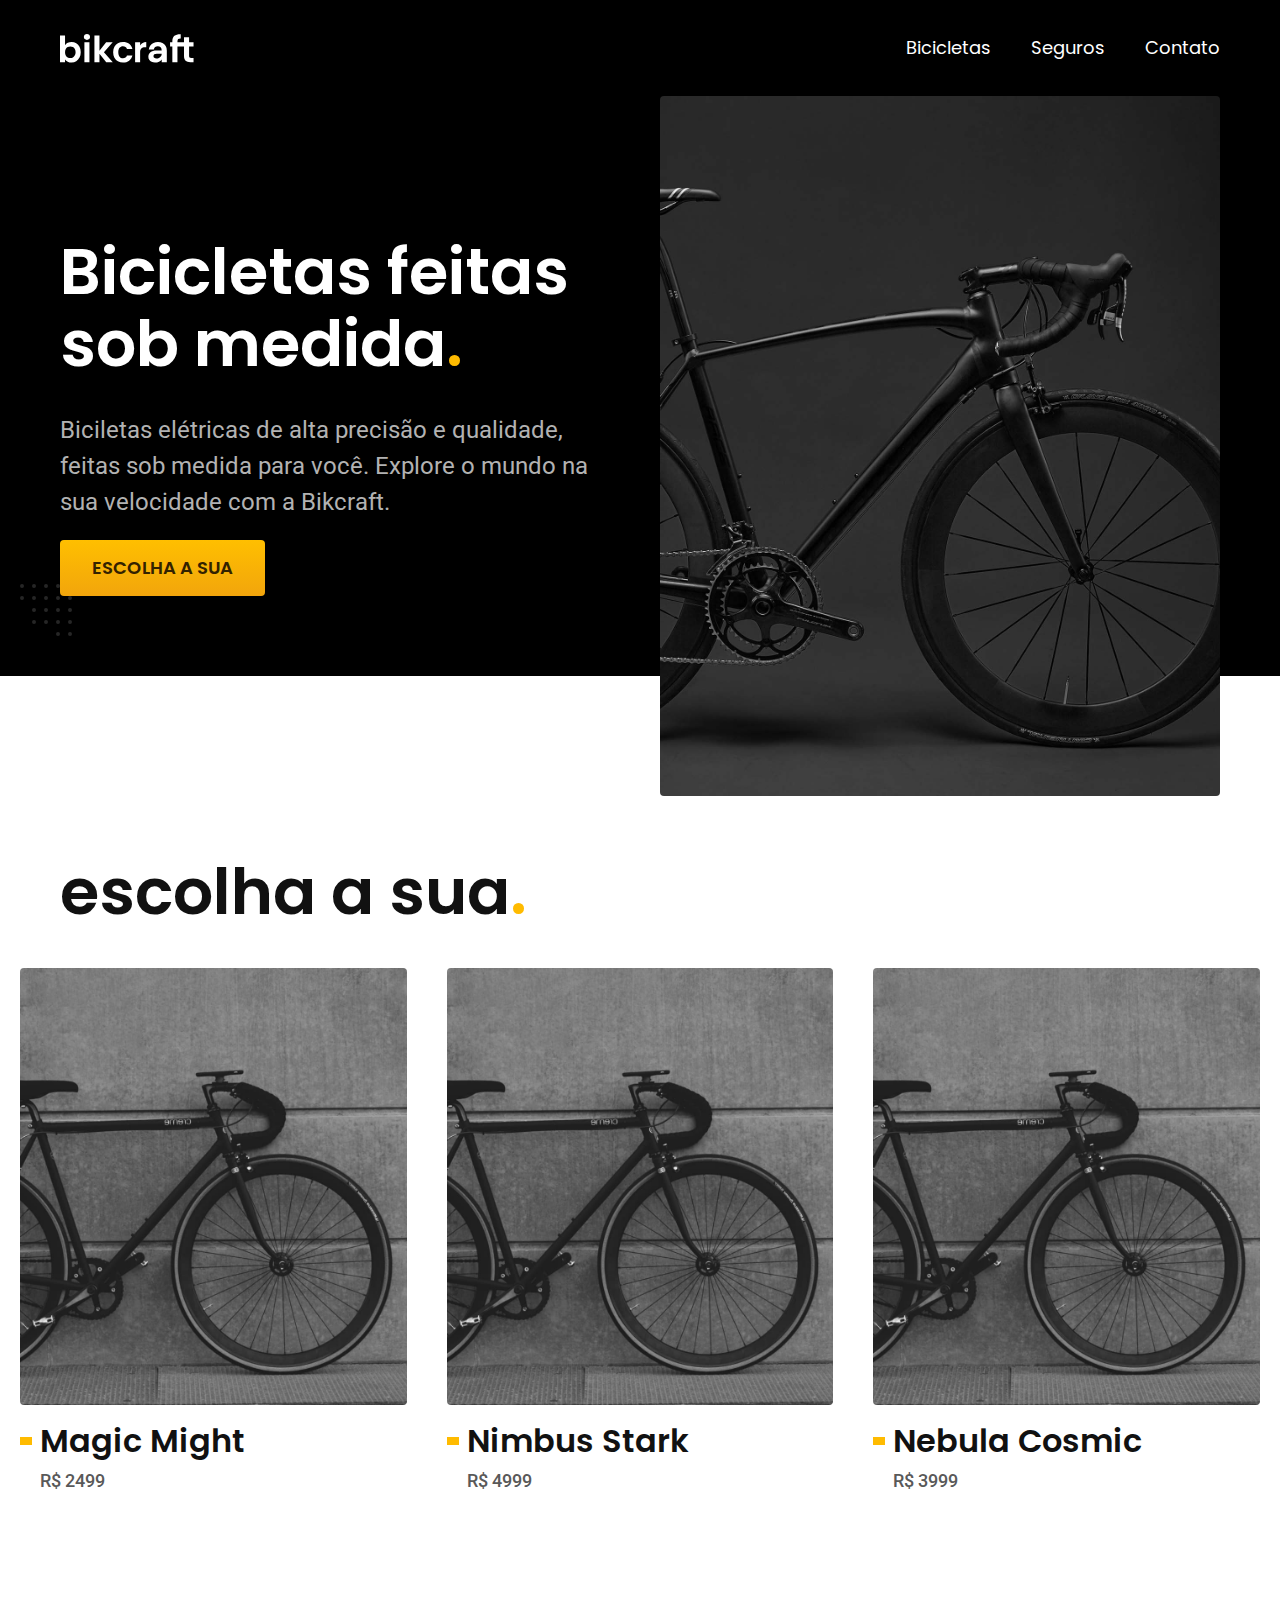
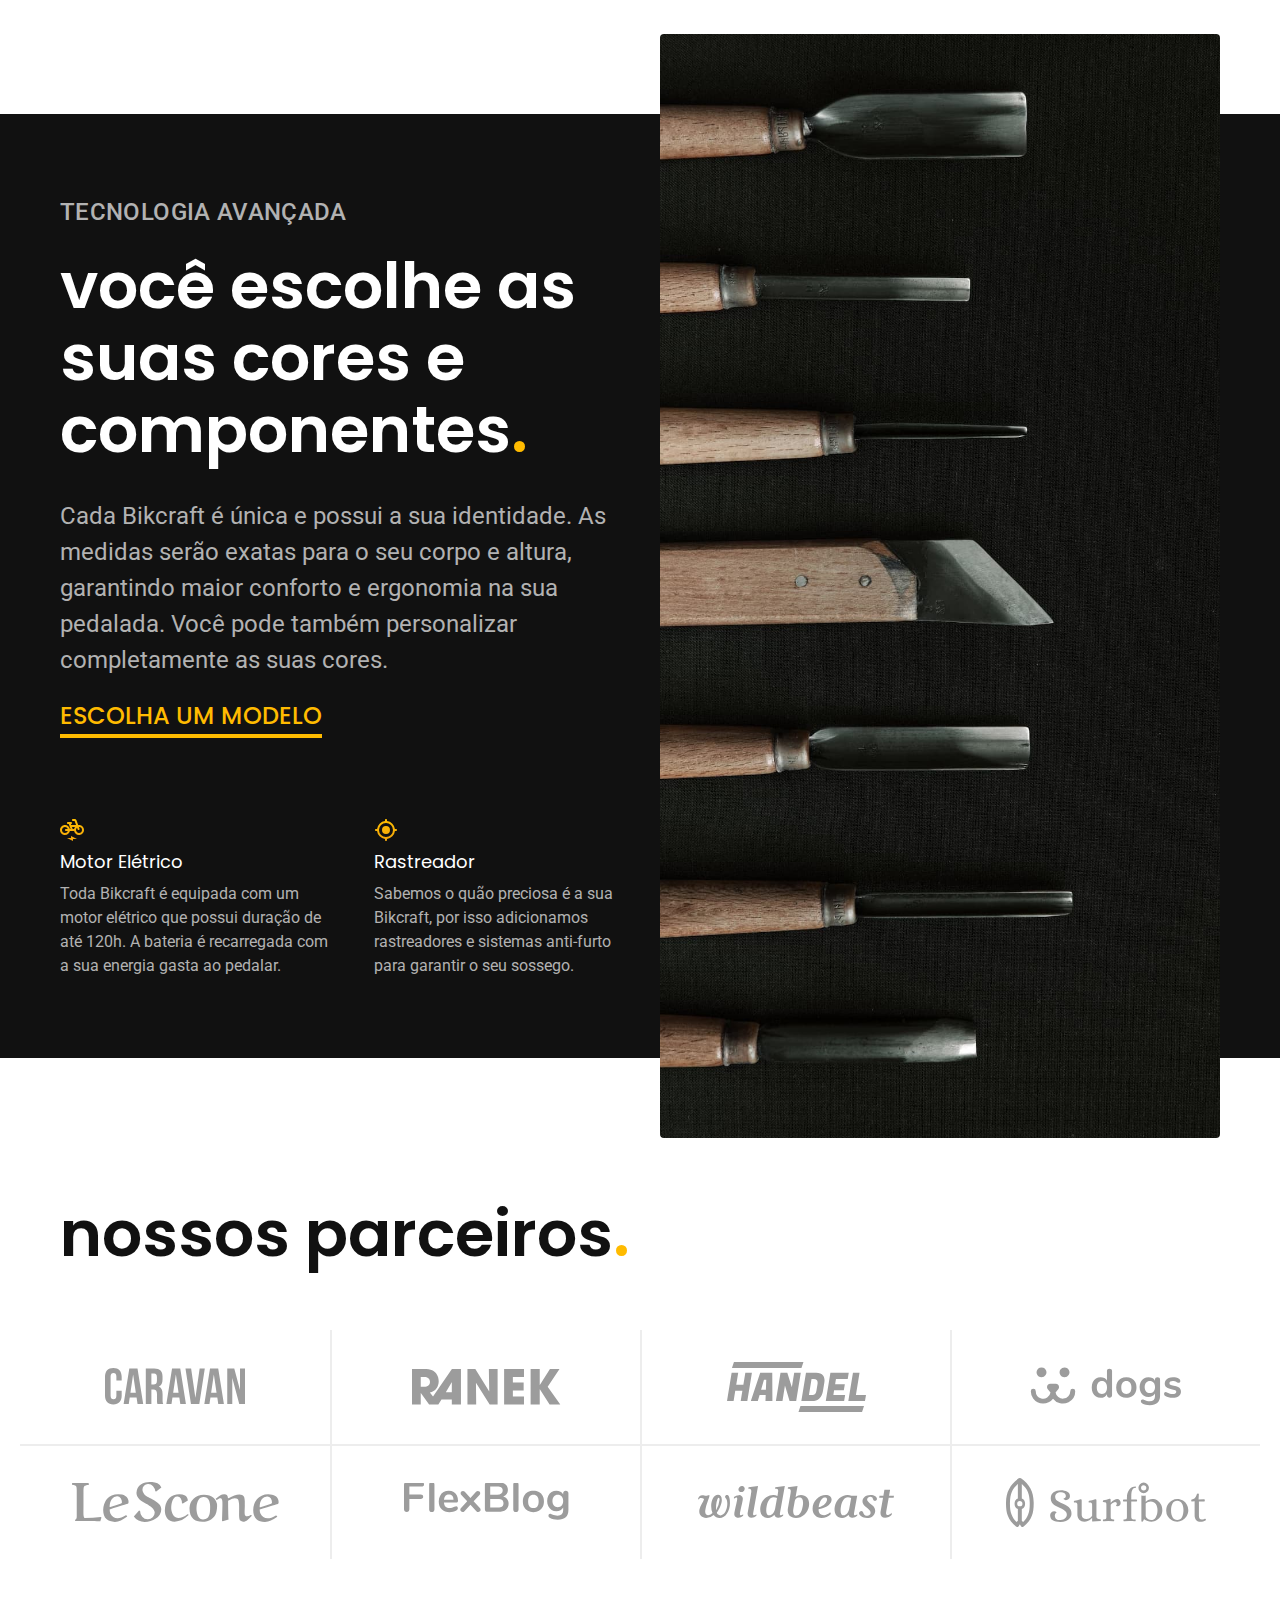
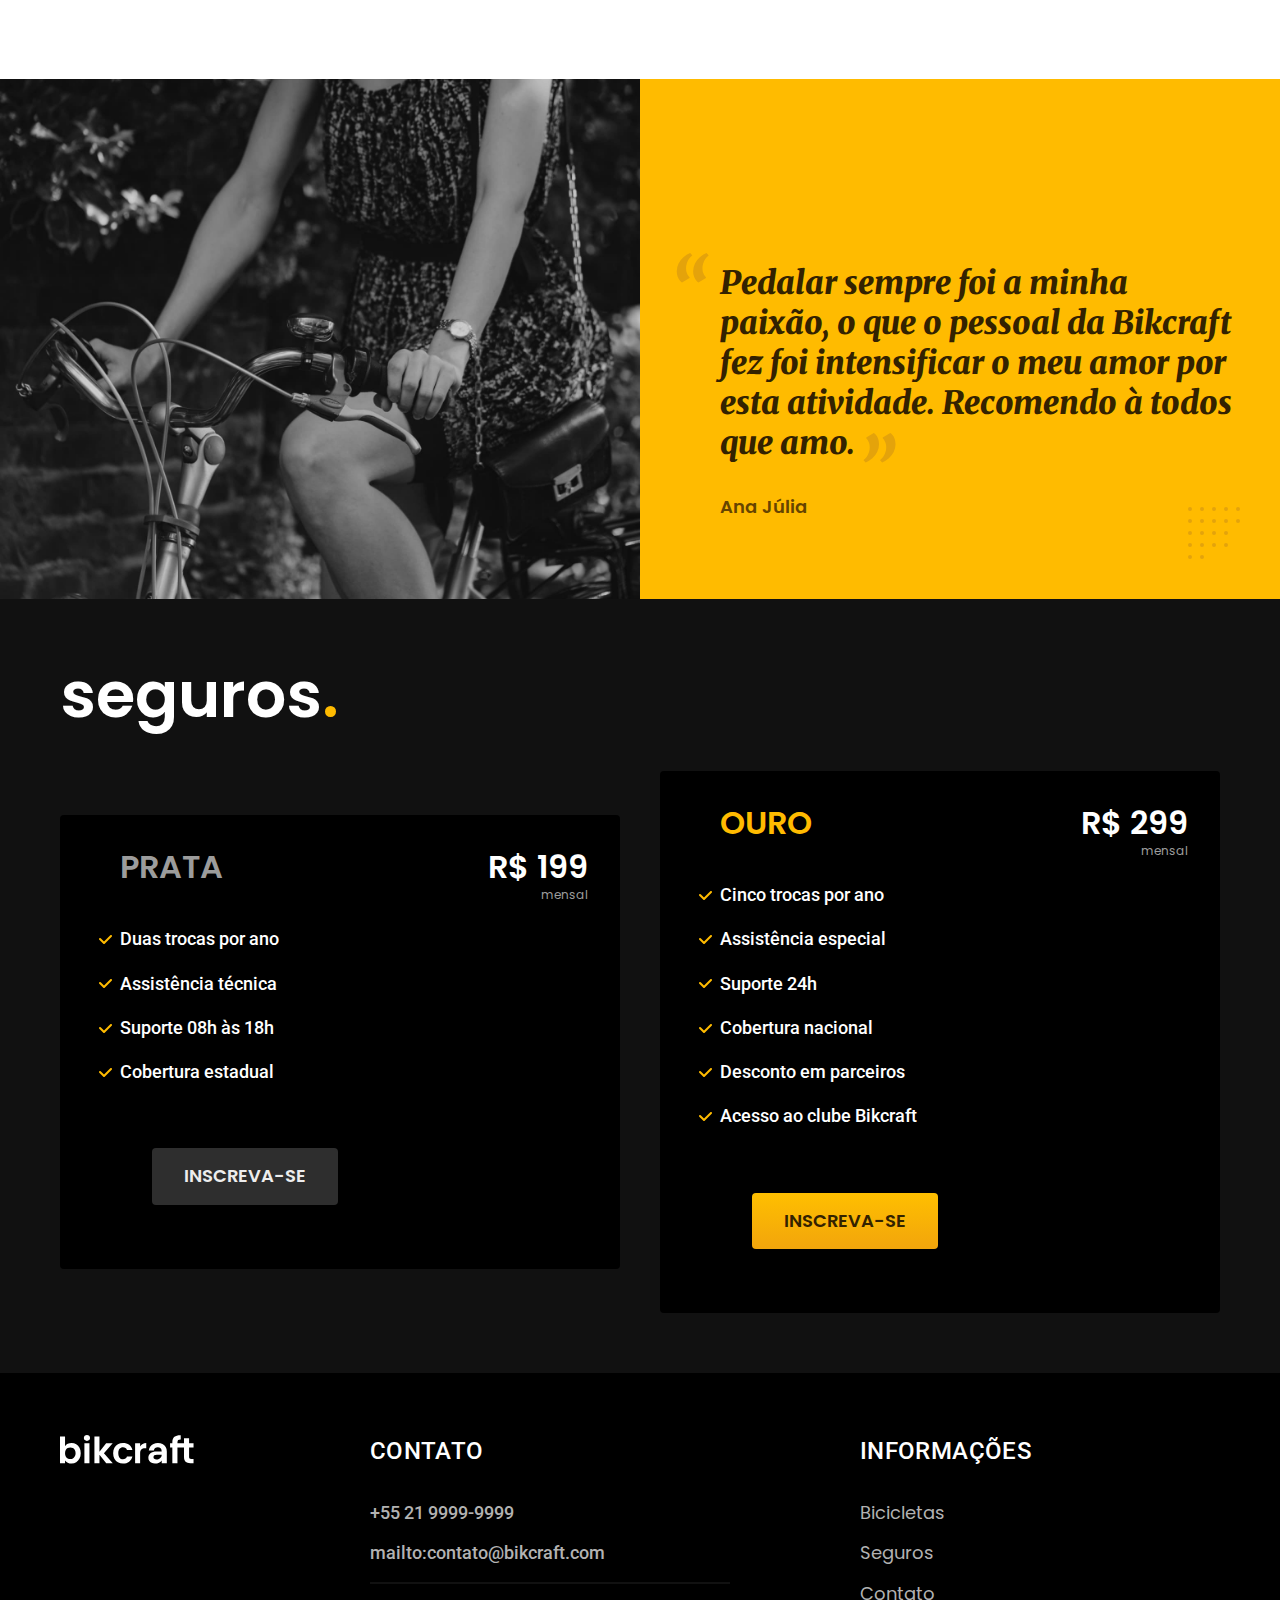
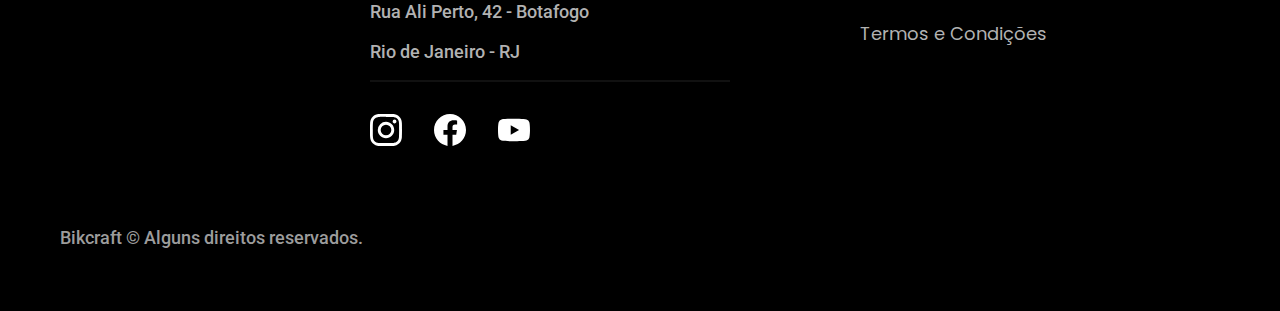
<file: index.html>
<!DOCTYPE html>
<html lang="pt-br">

<head>
  <meta charset="UTF-8">
  <meta http-equiv="X-UA-Compatible" content="IE=edge">
  <meta name="viewport" content="width=device-width, initial-scale=1.0">
  <title>Bikcraft - Bicicletas Elétricas</title>
  <meta name="description" content="Bicicletas elétricas de alta precisão e qualidade, feitas sob media para o cliente. Explore o mundo na sua velocidade com a Bikcraft.">

  <link rel="preload" href="./css/style.css" as="style">
  <link rel="stylesheet" href="./css/style.css">
  <!-- Adicionando as fontes via link do google fonts -->
  <link rel="preconnect" href="https://fonts.googleapis.com">
  <link rel="preconnect" href="https://fonts.gstatic.com" crossorigin>
  <link href="https://fonts.googleapis.com/css2?family=Merriweather:ital,wght@1,900&family=Poppins:wght@400;600&family=Roboto:wght@400;500&display=swap" rel="stylesheet">
</head>

<body>
  <header class="header-bg">
    <div class="header container">
      <a href="./">
        <img src="./img/bikcraft.svg" width="136" height="32px" alt="Bikcraft">
      </a>
      <nav aria-label="primaria">
        <ul class="header-menu  font-1-m cor-0">
          <li><a href="./bicicletas.html">Bicicletas</a></li>
          <li><a href="./seguros.html">Seguros</a></li>
          <li><a href="./contato.html">Contato</a></li>
        </ul>
      </nav>
    </div>
  </header>

  <main class="introducao-bg">
    <div class="introducao container">
      <div class="introducao-conteudo">
        <h1 class="font-1-xxl cor-0">Bicicletas feitas sob medida<span class="cor-p1">.</span></h1>
        <p class="font-2-l cor-5">Biciletas elétricas de alta precisão e qualidade, feitas sob medida para você. Explore o mundo na sua velocidade com a Bikcraft.</p>
        <a class="botao" href="./bicicletas.html">Escolha a sua</a>
      </div>
      <picture>
        <source media="(max-width: 800px)" srcset="./img/bicicletas/nimbus.jpg">
        <img src="./img/fotos/introducao.jpg" width="1280" height="1600" alt="Bicicleta elétrica preta.">
      </picture>
    </div>
  </main>

  <article class="bicicletas-lista">
    <h2 class=" container font-1-xxl">escolha a sua<span class="cor-p1">.</span></h2>
    <ul>
      <li>
        <a href="./bicicletas/magic.html">
          <img src="./img/bicicletas/magic-home.jpg" width="920" height="1040" alt="Bicileta preta">
          <h3 class="font-1-xl">Magic Might</h3>
          <span class="font-2-m cor-8">R$ 2499</span>
        </a>
      </li>
      <li>
        <a href="./bicicletas/nimbus.html">
          <img src="./img/bicicletas/magic-home.jpg" width="920" height="1040" alt="Bicileta preta">
          <h3 class="font-1-xl">Nimbus Stark</h3>
          <span class="font-2-m cor-8">R$ 4999</span>
        </a>
      </li>
      <li>
        <a href="./bicicletas/nebula.html">
          <img src="./img/bicicletas/magic-home.jpg" width="920" height="1040" alt="Bicileta preta">
          <h3 class="font-1-xl">Nebula Cosmic</h3>
          <span class="font-2-m cor-8">R$ 3999</span>
        </a>
      </li>
    </ul>
  </article>

  <article class="tecnologia-bg">
    <div class="tecnologia container">
      <div class="tecnologia-conteudo">
        <span class="font-2-l-b cor-5">Tecnologia Avançada</span>
        <h2 class="font-1-xxl cor-0">você escolhe as suas cores e componentes<span class="cor-p1">.</span></h2>
        <p class="font-2-l cor-5">Cada Bikcraft é única e possui a sua identidade. As medidas serão exatas para o seu corpo e altura, garantindo maior conforto e ergonomia na sua pedalada. Você pode também personalizar completamente as suas cores.</p>
        <a class="link" href="./bicicletas.html">Escolha um modelo</a>
        <div class="tecnologia-vantagens">
          <div>
            <img src="./img/icones/eletrica.svg" width="24" height="24" alt="">
            <h3 class="font-1-m cor-0">Motor Elétrico</h3>
            <p class="font-2-s cor-5">Toda Bikcraft é equipada com um motor elétrico que possui duração de até 120h. A bateria é recarregada com a sua energia gasta ao pedalar.</p>
          </div>

          <div>
            <img src="./img/icones/rastreador.svg" width="24" height="24" alt="">
            <h3 class="font-1-m cor-0">Rastreador</h3>
            <p class="font-2-s cor-5">Sabemos o quão preciosa é a sua Bikcraft, por isso adicionamos rastreadores e sistemas anti-furto para garantir o seu sossego.</p>
          </div>
        </div>
      </div>
      <div class="tecnologia-imagem">
        <img src="./img/fotos/tecnologia.jpg" width="1200" height="1920" alt="">
      </div>
    </div>
  </article>

  <section class="parceiros" aria-label="Nossos parceiros">
    <h2 class="container font-1-xxl">nossos parceiros<span class="cor-p1">.</span></h2>
    <ul>
      <li><img src="./img/parceiros/caravan.svg" width="140" height="38" alt="caravan"></li>
      <li><img src="./img/parceiros/ranek.svg" width="149" height="36" alt="ranek"></li>
      <li><img src="./img/parceiros/handel.svg" width="139" height="50" alt="handel"></li>
      <li><img src="./img/parceiros/dogs.svg" width="152" height="39" alt="dogs"></li>
      <li><img src="./img/parceiros/lescone.svg" width="208" height="41" alt="lescone"></li>
      <li><img src="./img/parceiros/flexblog.svg" width="165" height="38" alt="flexblog"></li>
      <li><img src="./img/parceiros/wildbeast.svg" width="196" height="34" alt="wildbeast"></li>
      <li><img src="./img/parceiros/surfbot.svg" width="200" height="49" alt="surfbot"></li>
    </ul>
  </section>

  <section class="depoimento" aria-label="Depoimento">
    <div>
      <img src="./img/fotos/depoimento.jpg" width="1560" height="1360" alt="Pessoa pedalando uma bicicleta Bikcraft">
    </div>
    <div class="depoimento-conteudo">
      <blockquote class="font-1-xl cor-p5">
        <p>Pedalar sempre foi a minha paixão, o que o pessoal da Bikcraft fez foi intensificar o meu amor por esta atividade. Recomendo à todos que amo.</p>
      </blockquote>
      <span class="font-1-m-b cor-p4">Ana Júlia</span>
    </div>
  </section>

  <article class="seguros-bg">
    <div class="seguros container">
      <h2 class="font-1-xxl cor-0">seguros<span class="cor-p1">.</span></h2>
      <div class="seguros-item">
        <h3 class="font-1-xl cor-6">PRATA</h3>
        <span class="font-1-xl cor-0">R$ 199 <span class="font-1-xs cor-6">mensal</span></span>
        <ul class="font-2-m cor-0">
          <li>Duas trocas por ano</li>
          <li>Assistência técnica</li>
          <li>Suporte 08h às 18h</li>
          <li>Cobertura estadual</li>
        </ul>
        <a class="botao secundario" href="./orcamento.html">Inscreva-se</a>
      </div>
      <div class="seguros-item">
        <h3 class="font-1-xl cor-p1">OURO</h3>
        <span class="font-1-xl cor-0">R$ 299 <span class="font-1-xs cor-6">mensal</span></span>
        <ul class="font-2-m cor-0">
          <li>Cinco trocas por ano</li>
          <li>Assistência especial</li>
          <li>Suporte 24h</li>
          <li>Cobertura nacional</li>
          <li>Desconto em parceiros</li>
          <li>Acesso ao clube Bikcraft</li>
        </ul>
        <a class="botao" href="./orcamento.html">Inscreva-se</a>
      </div>
    </div>
  </article>

  <footer class="footer-bg">
    <div class="footer container">
      <img src="./img/bikcraft.svg" width="136" height="32" alt="Bikcraft">
      <div class="footer-contato">
        <h3 class="font-2-l-b cor-0">Contato</h3>
        <ul class="font-2-m cor-5">
          <li><a href="tel:+552199999999">+55 21 9999-9999</a></li>
          <li><a href="mailto:contato@bikcraft.com">mailto:contato@bikcraft.com</a></li>
          <li>Rua Ali Perto, 42 - Botafogo</li>
          <li>Rio de Janeiro - RJ</li>
        </ul>
        <div class="footer-redes">
          <a href="./">
            <img src="./img/redes/instagram.svg" width="32" height="32" alt="Instagram">
          </a>
          <a href="./">
            <img src="./img/redes/facebook.svg" width="32" height="32" alt="Facebook">
          </a>
          <a href="./">
            <img src="./img/redes/youtube.svg" width="32" height="32" alt="Youtube">
          </a>
        </div>
      </div>
      <div class="footer-informacoes">
        <h3 class="font-2-l-b cor-0">Informações</h3>
        <nav>
          <ul class="font-1-m cor-5">
            <li><a href="./bicicletas.html">Bicicletas</a></li>
            <li><a href="./seguros.html">Seguros</a></li>
            <li><a href="./contato.html">Contato</a></li>
            <li><a href="./termos.html">Termos e Condições</a></li>
          </ul>
        </nav>
      </div>
      <p class="footer-copy font-2-m cor-6">Bikcraft © Alguns direitos reservados.</p>
    </div>
  </footer>
</body>

</html>
</file>
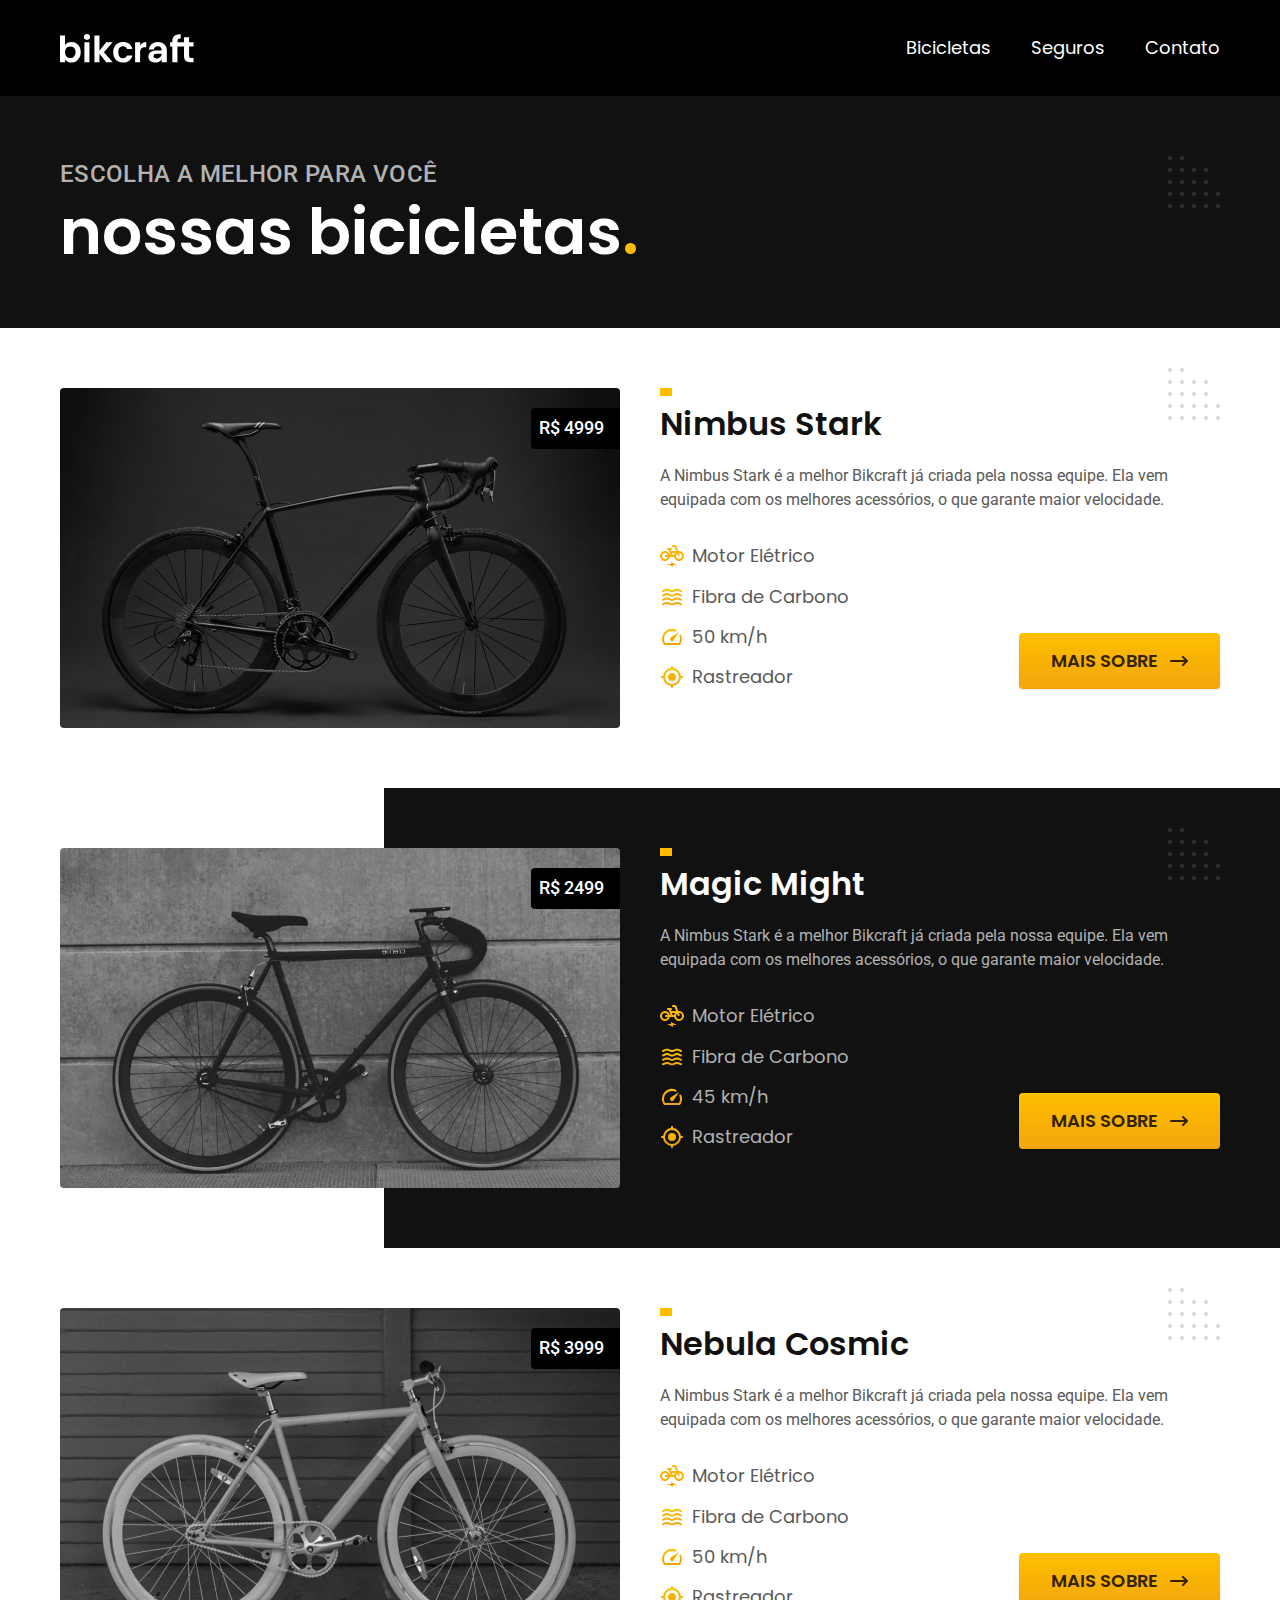
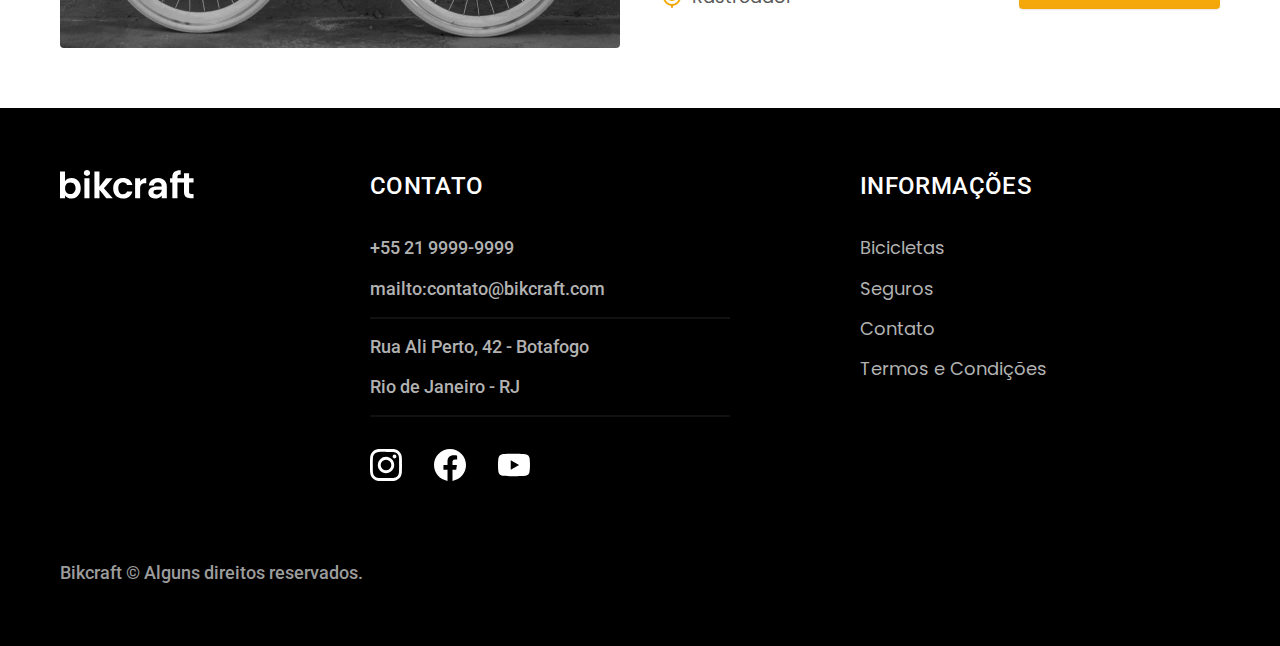
<file: bicicletas.html>
<!DOCTYPE html>
<html lang="pt-br">

<head>
  <meta charset="UTF-8">
  <meta http-equiv="X-UA-Compatible" content="IE=edge">
  <meta name="viewport" content="width=device-width, initial-scale=1.0">
  <title>Nossas Bicicletas | Bikcraft</title>
  <meta name="description" content="Termos e condições.">
  <link rel="preload" href="./css/style.css" as="style">
  <link rel="stylesheet" href="./css/style.css">
  <!-- Adicionando as fontes via link do google fonts -->
  <link rel="preconnect" href="https://fonts.googleapis.com">
  <link rel="preconnect" href="https://fonts.gstatic.com" crossorigin>
  <link href="https://fonts.googleapis.com/css2?family=Merriweather:ital,wght@1,900&family=Poppins:wght@400;600&family=Roboto:wght@400;500&display=swap" rel="stylesheet">
</head>

<body id="bicicletas">
  <header class="header-bg">
    <div class="header container">
      <a href="./">
        <img src="./img/bikcraft.svg" width="136" height="32" alt="Bikcraft">
      </a>
      <nav aria-label="primaria">
        <ul class="header-menu  font-1-m cor-0">
          <li><a href="./bicicletas.html">Bicicletas</a></li>
          <li><a href="./seguros.html">Seguros</a></li>
          <li><a href="./contato.html">Contato</a></li>
        </ul>
      </nav>
    </div>
  </header>

  <main>
    <div class="titulo-bg">
      <div class="titulo container">
        <p class="font-2-l-b cor-5">Escolha a melhor para você</p>
        <h1 class="font-1-xxl cor-0">nossas bicicletas<span class="cor-p1">.</span></h1>
      </div>
    </div>
    <div class="bicicletas container">
      <div class="bicicletas-imagem">
        <img src="./img/bicicletas/nimbus.jpg" width="1120" height="680" alt="Bicicleta preta">
        <span class="font-2-m cor-0">R$ 4999</span>
      </div>
      <div class="bicicletas-conteudo">
        <h2 class="font-1-xl">Nimbus Stark</h2>
        <p class="font-2-s cor-8">A Nimbus Stark é a melhor Bikcraft já criada pela nossa equipe. Ela vem equipada com os melhores acessórios, o que garante maior velocidade.</p>
        <ul class="font-1-m cor-8">
          <li>
            <img src="./img/icones/eletrica.svg" width="32" height="32" alt="">
            Motor Elétrico
          </li>
          <li>
            <img src="./img/icones/carbono.svg" width="32" height="32" alt="">
            Fibra de Carbono
          </li>
          <li>
            <img src="./img/icones/velocidade.svg" width="32" height="32" alt="">
            50 km/h
          </li>
          <li>
            <img src="./img/icones/rastreador.svg" width="32" height="32" alt="">
            Rastreador
          </li>
        </ul>
        <a class="botao seta" href="./bicicletas/nimbus.html">Mais Sobre</a>
      </div>
    </div>

    <div class="bicicletas-bg">
      <div class="bicicletas container">
        <div class="bicicletas-imagem">
          <img src="./img/bicicletas/magic.jpg" width="1120" height="680" alt="Bicicleta preta">
          <span class="font-2-m cor-0">R$ 2499</span>
        </div>
        <div class="bicicletas-conteudo">
          <h2 class="font-1-xl cor-0">Magic Might</h2>
          <p class="font-2-s cor-5">A Nimbus Stark é a melhor Bikcraft já criada pela nossa equipe. Ela vem equipada com os melhores acessórios, o que garante maior velocidade.</p>
          <ul class="font-1-m cor-5">
            <li>
              <img src="./img/icones/eletrica.svg" width="24" height="24" alt="">
              Motor Elétrico
            </li>
            <li>
              <img src="./img/icones/carbono.svg" width="24" height="24" alt="">
              Fibra de Carbono
            </li>
            <li>
              <img src="./img/icones/velocidade.svg" width="24" height="24" alt="">
              45 km/h
            </li>
            <li>
              <img src="./img/icones/rastreador.svg" width="24" height="24" alt="">
              Rastreador
            </li>
          </ul>
          <a class="botao seta" href="./bicicletas/magic.html">Mais Sobre</a>
        </div>
      </div>
    </div>

    <div class="bicicletas container">
      <div class="bicicletas-imagem">
        <img src="./img/bicicletas/nebula.jpg" width="1120" height="680" alt="Bicicleta preta">
        <span class="font-2-m cor-0">R$ 3999</span>
      </div>
      <div class="bicicletas-conteudo">
        <h2 class="font-1-xl">Nebula Cosmic</h2>
        <p class="font-2-s cor-8">A Nimbus Stark é a melhor Bikcraft já criada pela nossa equipe. Ela vem equipada com os melhores acessórios, o que garante maior velocidade.</p>
        <ul class="font-1-m cor-8">
          <li>
            <img src="./img/icones/eletrica.svg" width="24" height="24" alt="">
            Motor Elétrico
          </li>
          <li>
            <img src="./img/icones/carbono.svg" width="24" height="24" alt="">
            Fibra de Carbono
          </li>
          <li>
            <img src="./img/icones/velocidade.svg" width="24" height="24" alt="">
            50 km/h
          </li>
          <li>
            <img src="./img/icones/rastreador.svg" width="24" height="24" alt="">
            Rastreador
          </li>
        </ul>
        <a class="botao seta" href="./bicicletas/nebula.html">Mais Sobre</a>
      </div>
    </div>
  </main>

  <footer class="footer-bg">
    <div class="footer container">
      <img src="./img/bikcraft.svg" width="136" height="32" alt="Bikcraft">
      <div class="footer-contato">
        <h3 class="font-2-l-b cor-0">Contato</h3>
        <ul class="font-2-m cor-5">
          <li><a href="tel:+552199999999">+55 21 9999-9999</a></li>
          <li><a href="mailto:contato@bikcraft.com">mailto:contato@bikcraft.com</a></li>
          <li>Rua Ali Perto, 42 - Botafogo</li>
          <li>Rio de Janeiro - RJ</li>
        </ul>
        <div class="footer-redes">
          <a href="./">
            <img src="./img/redes/instagram.svg" width="32" height="32" alt="Instagram">
          </a>
          <a href="./">
            <img src="./img/redes/facebook.svg" width="32" height="32" alt="Facebook">
          </a>
          <a href="./">
            <img src="./img/redes/youtube.svg" width="32" height="32" alt="Youtube">
          </a>
        </div>
      </div>
      <div class="footer-informacoes">
        <h3 class="font-2-l-b cor-0">Informações</h3>
        <nav>
          <ul class="font-1-m cor-5">
            <li><a href="./bicicletas.html">Bicicletas</a></li>
            <li><a href="./seguros.html">Seguros</a></li>
            <li><a href="./contato.html">Contato</a></li>
            <li><a href="./termos.html">Termos e Condições</a></li>
          </ul>
        </nav>
      </div>
      <p class="footer-copy font-2-m cor-6">Bikcraft © Alguns direitos reservados.</p>
    </div>
  </footer>
</body>

</html>
</file>
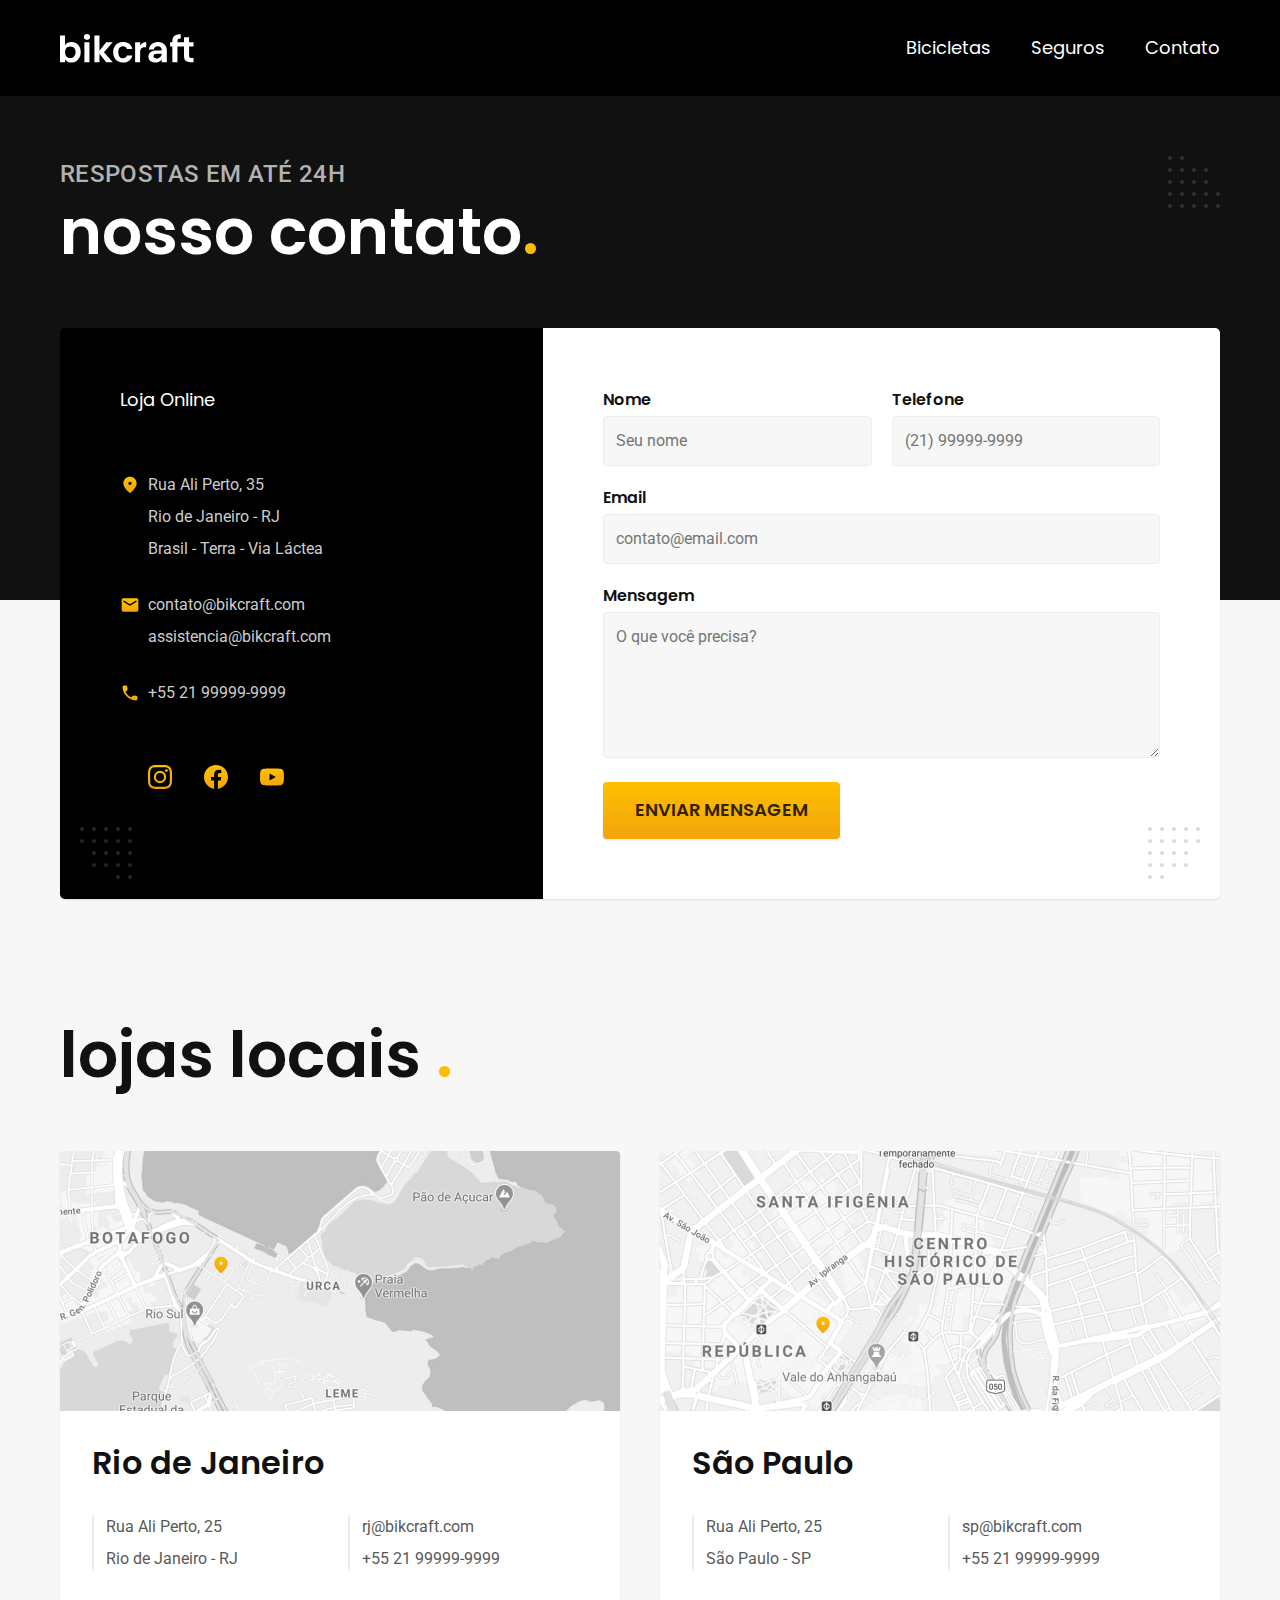
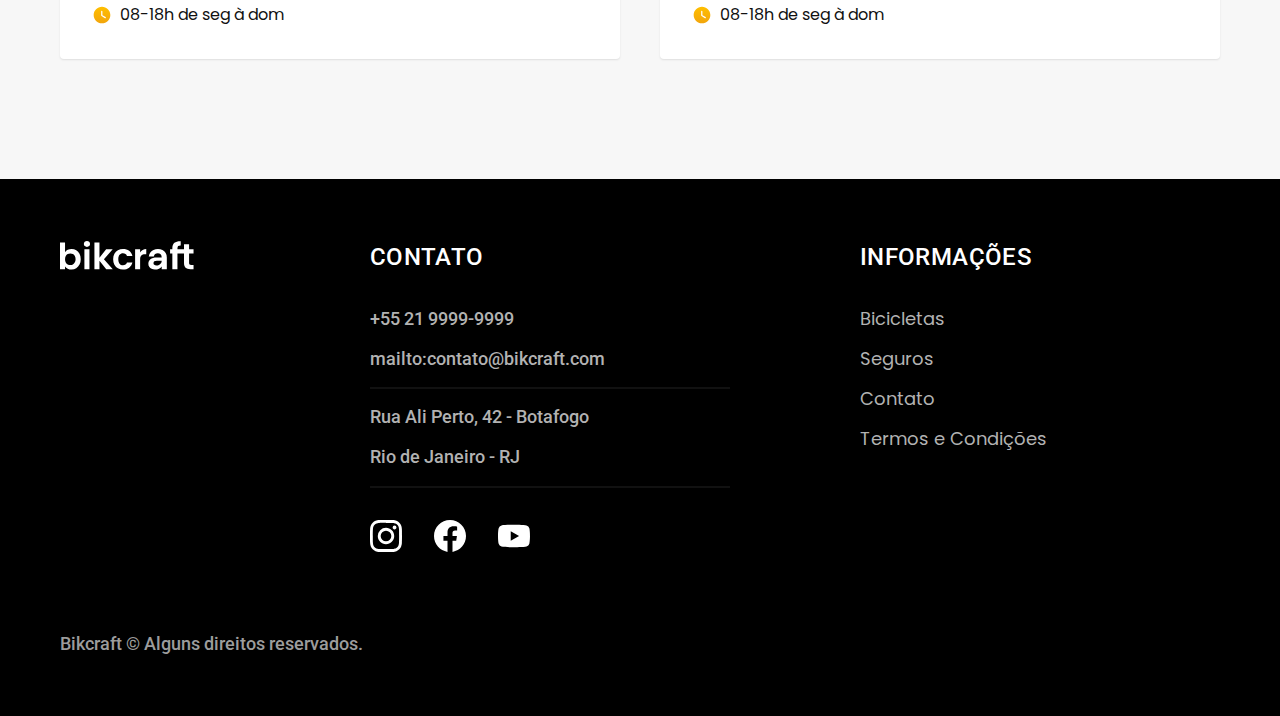
<file: contato.html>
<!DOCTYPE html>
<html lang="pt-br">

<head>
  <meta charset="UTF-8">
  <meta http-equiv="X-UA-Compatible" content="IE=edge">
  <meta name="viewport" content="width=device-width, initial-scale=1.0">
  <title>Contato | Bikcraft</title>
  <meta name="description" content="Termos e condições.">
  <link rel="preload" href="./css/style.css" as="style">
  <link rel="stylesheet" href="./css/style.css">
  <!-- Adicionando as fontes via link do google fonts -->
  <link rel="preconnect" href="https://fonts.googleapis.com">
  <link rel="preconnect" href="https://fonts.gstatic.com" crossorigin>
  <link href="https://fonts.googleapis.com/css2?family=Merriweather:ital,wght@1,900&family=Poppins:wght@400;600&family=Roboto:wght@400;500&display=swap" rel="stylesheet">
</head>

<body id="contato">
  <header class="header-bg">
    <div class="header container">
      <a href="./">
        <img src="./img/bikcraft.svg" width="136" height="32" alt="Bikcraft">
      </a>
      <nav aria-label="primaria">
        <ul class="header-menu  font-1-m cor-0">
          <li><a href="./bicicletas.html">Bicicletas</a></li>
          <li><a href="./seguros.html">Seguros</a></li>
          <li><a href="./contato.html">Contato</a></li>
        </ul>
      </nav>
    </div>
  </header>

  <main>
    <div class="titulo-bg">
      <div class="titulo container">
        <p class="font-2-l-b cor-5">Respostas em até 24h</p>
        <h1 class="font-1-xxl cor-0">nosso contato<span class="cor-p1">.</span></h1>
      </div>
    </div>
    <div class="contato container">
      <section class="contato-dados" aria-label="Endereço">
        <h2 class="font-1-m cor-0">Loja Online</h2>
        <div class="contato-endereco font-2-s cor-4">
          <p>Rua Ali Perto, 35</p>
          <p>Rio de Janeiro - RJ</p>
          <p>Brasil - Terra - Via Láctea</p>
        </div>
        <address class="contato-meios font-2-s cor-4">
          <a href="mailto:contato@bikcraft.com">contato@bikcraft.com</a>
          <a href="mailto:assistencia@bikcraft.com">assistencia@bikcraft.com</a>
          <a href="tel:+5521999999999">+55 21 99999-9999</a>
        </address>
        <div class="contato-redes">
          <a href="./">
            <img src="./img/redes/instagram-p.svg" width="24" height="24" alt="Instagram">
          </a>
          <a href="./">
            <img src="./img/redes/facebook-p.svg" width="24" height="24" alt="Facebook">
          </a>
          <a href="./">
            <img src="./img/redes/youtube-p.svg" width="24" height="24" alt="Youtube">
          </a>
        </div>
      </section>
      <section class="contato-formulario" aria-label="Formulário">
        <form class="form" action="./contato.html">
          <div>
            <label for="nome">Nome</label>
            <input type="text" id="nome" name="nome" placeholder="Seu nome">
          </div>
          <div>
            <label for="telefone">Telefone</label>
            <input type="text" id="telefone" name="telefone" placeholder="(21) 99999-9999">
          </div>
          <div class="col-2">
            <label for="email">Email</label>
            <input type="email" id="email" name="email" placeholder="contato@email.com">
          </div>
          <div class="col-2">
            <label for="mensagem">Mensagem</label>
            <textarea rows="5" id="mensagem" name="mensagem" placeholder="O que você precisa?"></textarea>
          </div>
          <button class="botao col-2">Enviar Mensagem</button>
        </form>
      </section>
    </div>
  </main>

  <article class="lojas container">
    <h2 class="font-1-xxl">lojas locais <span class="cor-p1">.</span></h2>
    <div class="lojas-item">
      <img src="./img/lojas/rj.jpg" width="1120" height="520" alt="mapa marcando o endereço em Rua Ali Perto, 25 - Rio de Janeiro - RJ">
      <div class="lojas-conteudo">
        <h3 class="font-1-xl">Rio de Janeiro</h3>
        <div class="lojas-dados font-2-s cor-8">
          <p>Rua Ali Perto, 25</p>
          <p>Rio de Janeiro - RJ</p>
        </div>
        <div class="lojas-dados font-2-s cor-8">
          <a href="mailto:rj@bikcraft.com">rj@bikcraft.com</a>
          <a href="tel:+5521999999999">+55 21 99999-9999</a>
        </div>
        <p class="lojas-tempo font-1-s"><img src="./img/icones/horario.svg" width="20" height="20" alt="">08-18h de seg à dom</p>
      </div>
    </div>
    <div class="lojas-item">
      <img src="./img/lojas/sp.jpg" width="1120" height="520" alt="mapa marcando o endereço em Rua Ali Perto, 25 - São Paulo - SP">
      <div class="lojas-conteudo">
        <h3 class="font-1-xl">São Paulo</h3>
        <div class="lojas-dados font-2-s cor-8">
          <p>Rua Ali Perto, 25</p>
          <p>São Paulo - SP</p>
        </div>
        <div class="lojas-dados font-2-s cor-8">
          <a href="mailto:sp@bikcraft.com">sp@bikcraft.com</a>
          <a href="tel:+5511999999999">+55 21 99999-9999</a>
        </div>
        <p class="lojas-tempo font-1-s"><img src="./img/icones/horario.svg" width="20" height="20" alt="">08-18h de seg à dom</p>
      </div>
    </div>
    </div>
  </article>

  <footer class="footer-bg">
    <div class="footer container">
      <img src="./img/bikcraft.svg" width="136" height="32" alt="Bikcraft">
      <div class="footer-contato">
        <h3 class="font-2-l-b cor-0">Contato</h3>
        <ul class="font-2-m cor-5">
          <li><a href="tel:+552199999999">+55 21 9999-9999</a></li>
          <li><a href="mailto:contato@bikcraft.com">mailto:contato@bikcraft.com</a></li>
          <li>Rua Ali Perto, 42 - Botafogo</li>
          <li>Rio de Janeiro - RJ</li>
        </ul>
        <div class="footer-redes">
          <a href="./">
            <img src="./img/redes/instagram.svg" width="32" height="32" alt="Instagram">
          </a>
          <a href="./">
            <img src="./img/redes/facebook.svg" width="32" height="32" alt="Facebook">
          </a>
          <a href="./">
            <img src="./img/redes/youtube.svg" width="32" height="32" alt="Youtube">
          </a>
        </div>
      </div>
      <div class="footer-informacoes">
        <h3 class="font-2-l-b cor-0">Informações</h3>
        <nav>
          <ul class="font-1-m cor-5">
            <li><a href="./bicicletas.html">Bicicletas</a></li>
            <li><a href="./seguros.html">Seguros</a></li>
            <li><a href="./contato.html">Contato</a></li>
            <li><a href="./termos.html">Termos e Condições</a></li>
          </ul>
        </nav>
      </div>
      <p class="footer-copy font-2-m cor-6">Bikcraft © Alguns direitos reservados.</p>
    </div>
  </footer>
</body>

</html>
</file>
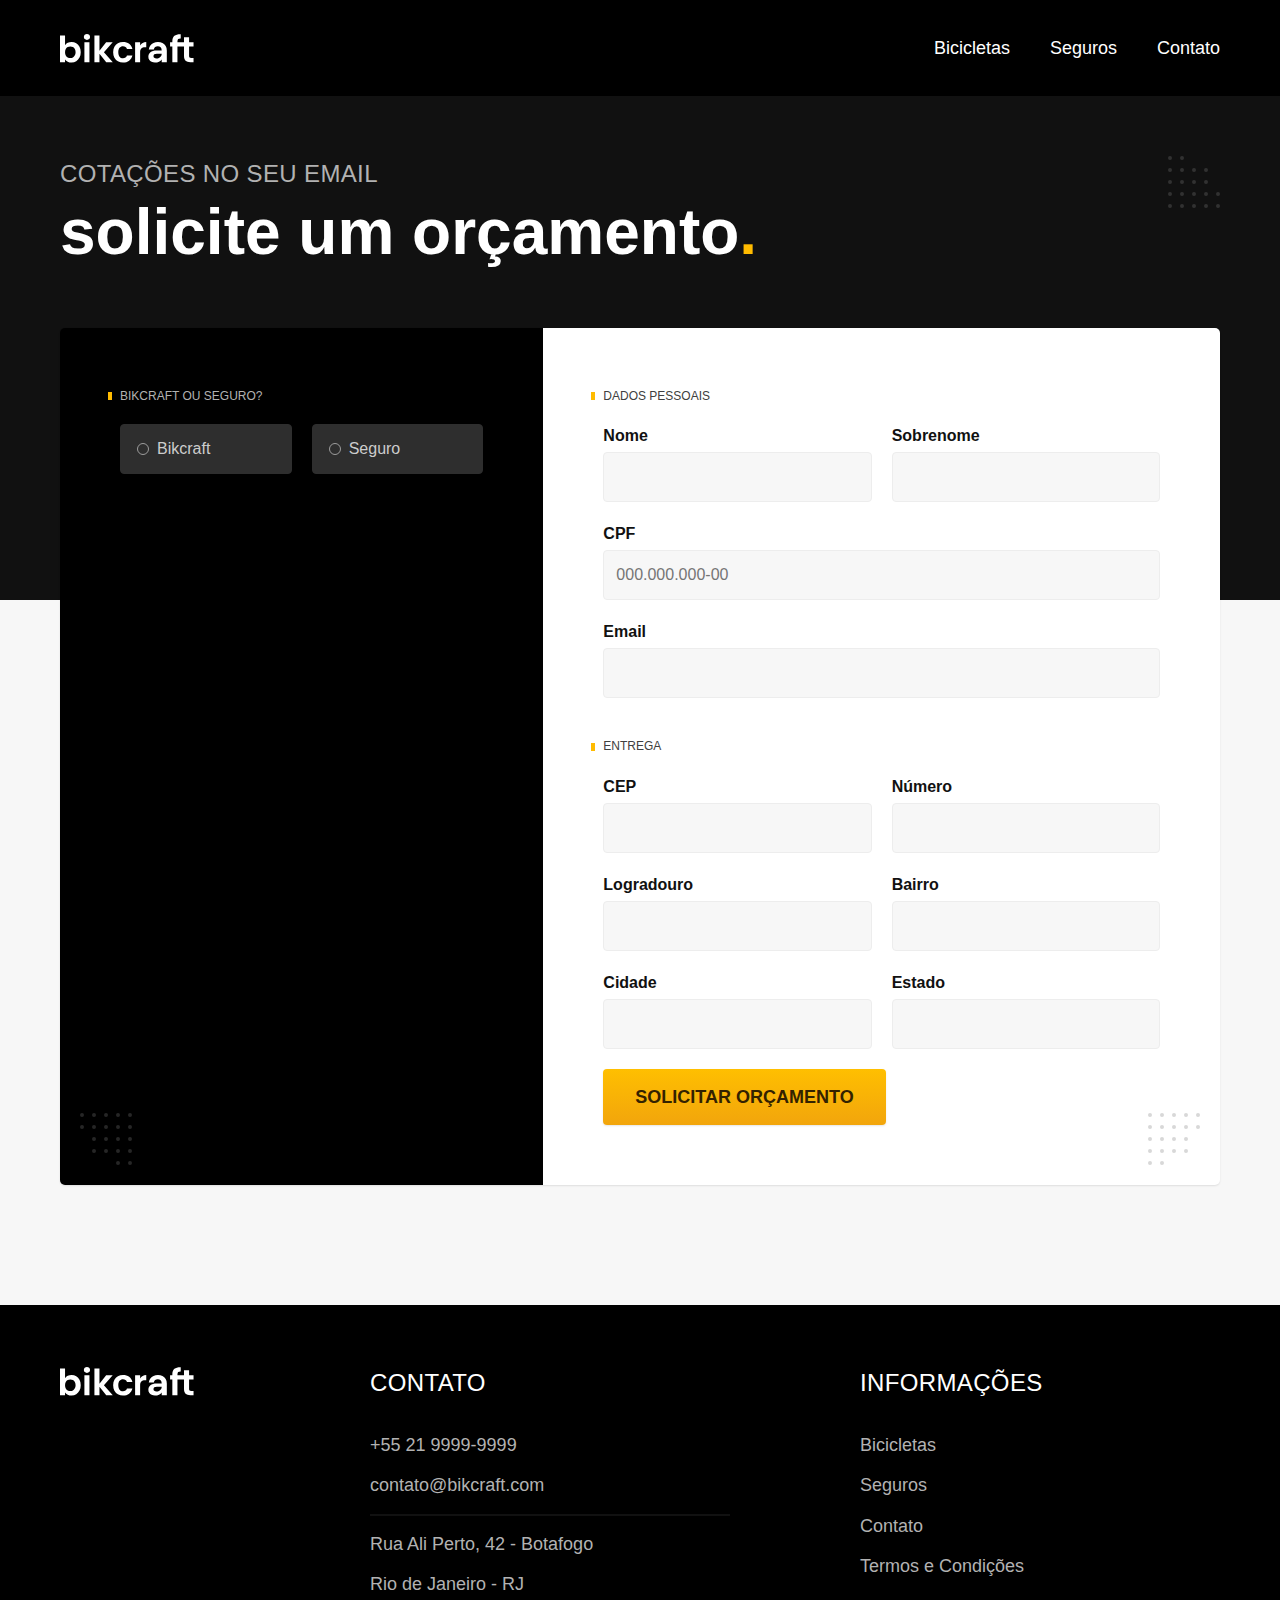
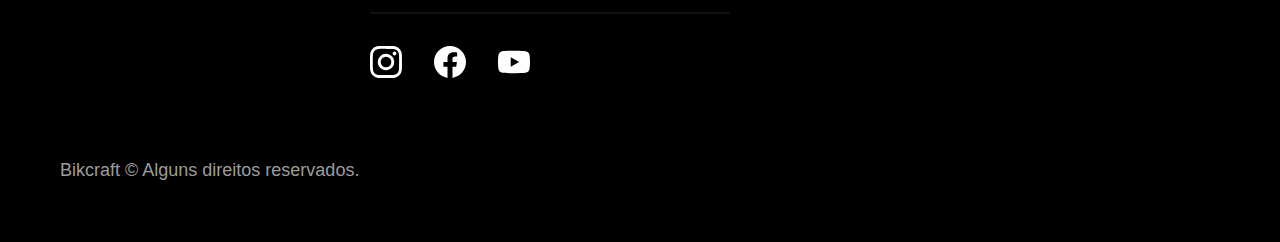
<file: orcamento.html>
<!DOCTYPE html>
<html lang="pt-br">

<head>
  <meta charset="UTF-8">
  <meta name="viewport" content="width=device-width, initial-scale=1.0">

  <title>Orçamento | Bikcraft</title>
  <meta name="description" content="Orçamento.">

  <link rel="preload" href="./css/style.css" as="style">
  <link rel="stylesheet" href="./css/style.css">
</head>

<body id="orcamento">
  <header class="header-bg">
    <div class="header container">
      <a href="./">
        <img src="./img/bikcraft.svg" width="136" height="32" alt="Bikcraft">
      </a>

      <nav aria-label="primaria">
        <ul class="header-menu font-1-m cor-0">
          <li><a href="./bicicletas.html">Bicicletas</a></li>
          <li><a href="./seguros.html">Seguros</a></li>
          <li><a href="./contato.html">Contato</a></li>
        </ul>
      </nav>
    </div>
  </header>

  <main>
    <div class="titulo-bg">
      <div class="titulo container">
        <p class="font-2-l-b cor-5">Cotações no seu email</p>
        <h1 class="font-1-xxl cor-0">solicite um orçamento<span class="cor-p1">.</span></h1>
      </div>
    </div>

    <form class="orcamento container" action="./orcamento.html">
      <div class="orcamento-produto">
        <h2 class="font-1-xs cor-5">Bikcraft ou Seguro?</h2>

        <input type="radio" name="tipo" value="bikcraft" id="bikcraft">
        <label for="bikcraft">Bikcraft</label>

        <input type="radio" name="tipo" value="seguro" id="seguro">
        <label for="seguro">Seguro</label>

        <div class="orcamento-conteudo" id="orcamento-bikcraft">
          <h2 class="font-1-xs cor-5">Escolha a sua</h2>

          <input type="radio" name="produto" value="nimbus" id="nimbus">
          <label for="nimbus">Nimbus Stark <span>R$ 4999</span></label>
          <div class="orcamento-detalhes">
            <ul class="font-1-xs cor-8">
              <li><img src="./img/icones/eletrica.svg" width="24" height="24" alt=""> Motor Elétrico</li>
              <li><img src="./img/icones/carbono.svg" width="24" height="24" alt=""> Fibra de Carbono</li>
              <li><img src="./img/icones/velocidade.svg" width="24" height="24" alt=""> 50 km/h</li>
              <li><img src="./img/icones/rastreador.svg" width="24" height="24" alt=""> Rastreador</li>
            </ul>
            <img src="./img/bicicletas/nimbus.jpg" alt="Bicicleta preta">
          </div>

          <input type="radio" name="produto" value="magic" id="magic">
          <label for="magic">Magic Might <span>R$ 2499</span></label>
          <div class="orcamento-detalhes">
            <ul class="font-1-xs cor-8">
              <li><img src="./img/icones/eletrica.svg" width="24" height="24" alt=""> Motor Elétrico</li>
              <li><img src="./img/icones/carbono.svg" width="24" height="24" alt=""> Fibra de Carbono</li>
              <li><img src="./img/icones/velocidade.svg" width="24" height="24" alt=""> 45 km/h</li>
              <li><img src="./img/icones/rastreador.svg" width="24" height="24" alt=""> Rastreador</li>
            </ul>
            <img src="./img/bicicletas/magic.jpg" width="1120" height="680" alt="Bicicleta preta">
          </div>

          <input type="radio" name="produto" value="nebula" id="nebula">
          <label for="nebula">Nebula Cosmic <span>R$ 3999</span></label>
          <div class="orcamento-detalhes">
            <ul class="font-1-xs cor-8">
              <li><img src="./img/icones/eletrica.svg" width="24" height="24" alt=""> Motor Elétrico</li>
              <li><img src="./img/icones/carbono.svg" width="24" height="24" alt=""> Fibra de Carbono</li>
              <li><img src="./img/icones/velocidade.svg" width="24" height="24" alt=""> 40 km/h</li>
              <li><img src="./img/icones/rastreador.svg" width="24" height="24" alt=""> Rastreador</li>
            </ul>
            <img src="./img/bicicletas/nebula.jpg" width="1120" height="680" alt="Bicicleta branca">
          </div>

        </div>

        <div class="orcamento-conteudo" id="orcamento-seguro">
          <h2 class="font-1-xs cor-5">Escolha o plano</h2>

          <input type="radio" name="produto" value="prata" id="prata">
          <label for="prata">Prata <span>R$ 199</span></label>

          <input type="radio" name="produto" value="ouro" id="ouro">
          <label for="ouro">Ouro <span>R$ 299</span></label>
        </div>
      </div>
      <div class="orcamento-dados form">
        <h2 class="font-1-xs cor-9 col-2">dados pessoais</h2>
        <div>
          <label for="nome">Nome</label>
          <input type="text" id="nome" name="nome">
        </div>
        <div>
          <label for="sobrenome">Sobrenome</label>
          <input type="text" id="sobrenome" name="sobrenome">
        </div>
        <div class="col-2">
          <label for="cpf">CPF</label>
          <input type="text" id="cpf" name="cpf" placeholder="000.000.000-00">
        </div>
        <div class="col-2">
          <label for="email">Email</label>
          <input type="email" id="email" name="email">
        </div>
        <h2 class="font-1-xs cor-9 col-2">entrega</h2>
        <div>
          <label for="cep">CEP</label>
          <input type="text" id="cep" name="cep">
        </div>
        <div>
          <label for="numero">Número</label>
          <input type="text" id="numero" name="numero">
        </div>
        <div>
          <label for="logradouro">Logradouro</label>
          <input type="text" id="logradouro" name="logradouro">
        </div>
        <div>
          <label for="bairro">Bairro</label>
          <input type="text" id="bairro" name="bairro">
        </div>
        <div>
          <label for="cidade">Cidade</label>
          <input type="text" id="cidade" name="cidade">
        </div>
        <div>
          <label for="estado">Estado</label>
          <input type="text" id="estado" name="estado">
        </div>
        <button class="botao col-2">Solicitar Orçamento</button>
      </div>
    </form>
  </main>

  <footer class="footer-bg">
    <div class="footer container">
      <img src="./img/bikcraft.svg" width="136" height="32" alt="Bikcraft">
      <div class="footer-contato">
        <h3 class="font-2-l-b cor-0">Contato</h3>
        <ul class="font-2-m cor-5">
          <li><a href="tel:+552199999999">+55 21 9999-9999</a></li>
          <li><a href="mailto:contato@bikcraft.com">contato@bikcraft.com</a></li>
          <li>Rua Ali Perto, 42 - Botafogo</li>
          <li>Rio de Janeiro - RJ</li>
        </ul>
        <div class="footer-redes">
          <a href="./">
            <img src="./img/redes/instagram.svg" width="32" height="32" alt="Instagram">
          </a>
          <a href="./">
            <img src="./img/redes/facebook.svg" width="32" height="32" alt="Facebook">
          </a>
          <a href="./">
            <img src="./img/redes/youtube.svg" width="32" height="32" alt="Youtube">
          </a>
        </div>
      </div>
      <div class="footer-informacoes">
        <h3 class="font-2-l-b cor-0">Informações</h3>
        <nav>
          <ul class="font-1-m cor-5">
            <li><a href="./bicicletas.html">Bicicletas</a></li>
            <li><a href="./seguros.html">Seguros</a></li>
            <li><a href="./contato.html">Contato</a></li>
            <li><a href="./termos.html">Termos e Condições</a></li>
          </ul>
        </nav>
      </div>
      <p class="footer-copy font-2-m cor-6">Bikcraft © Alguns direitos reservados.</p>
    </div>
  </footer>
</body>

</html>
</file>
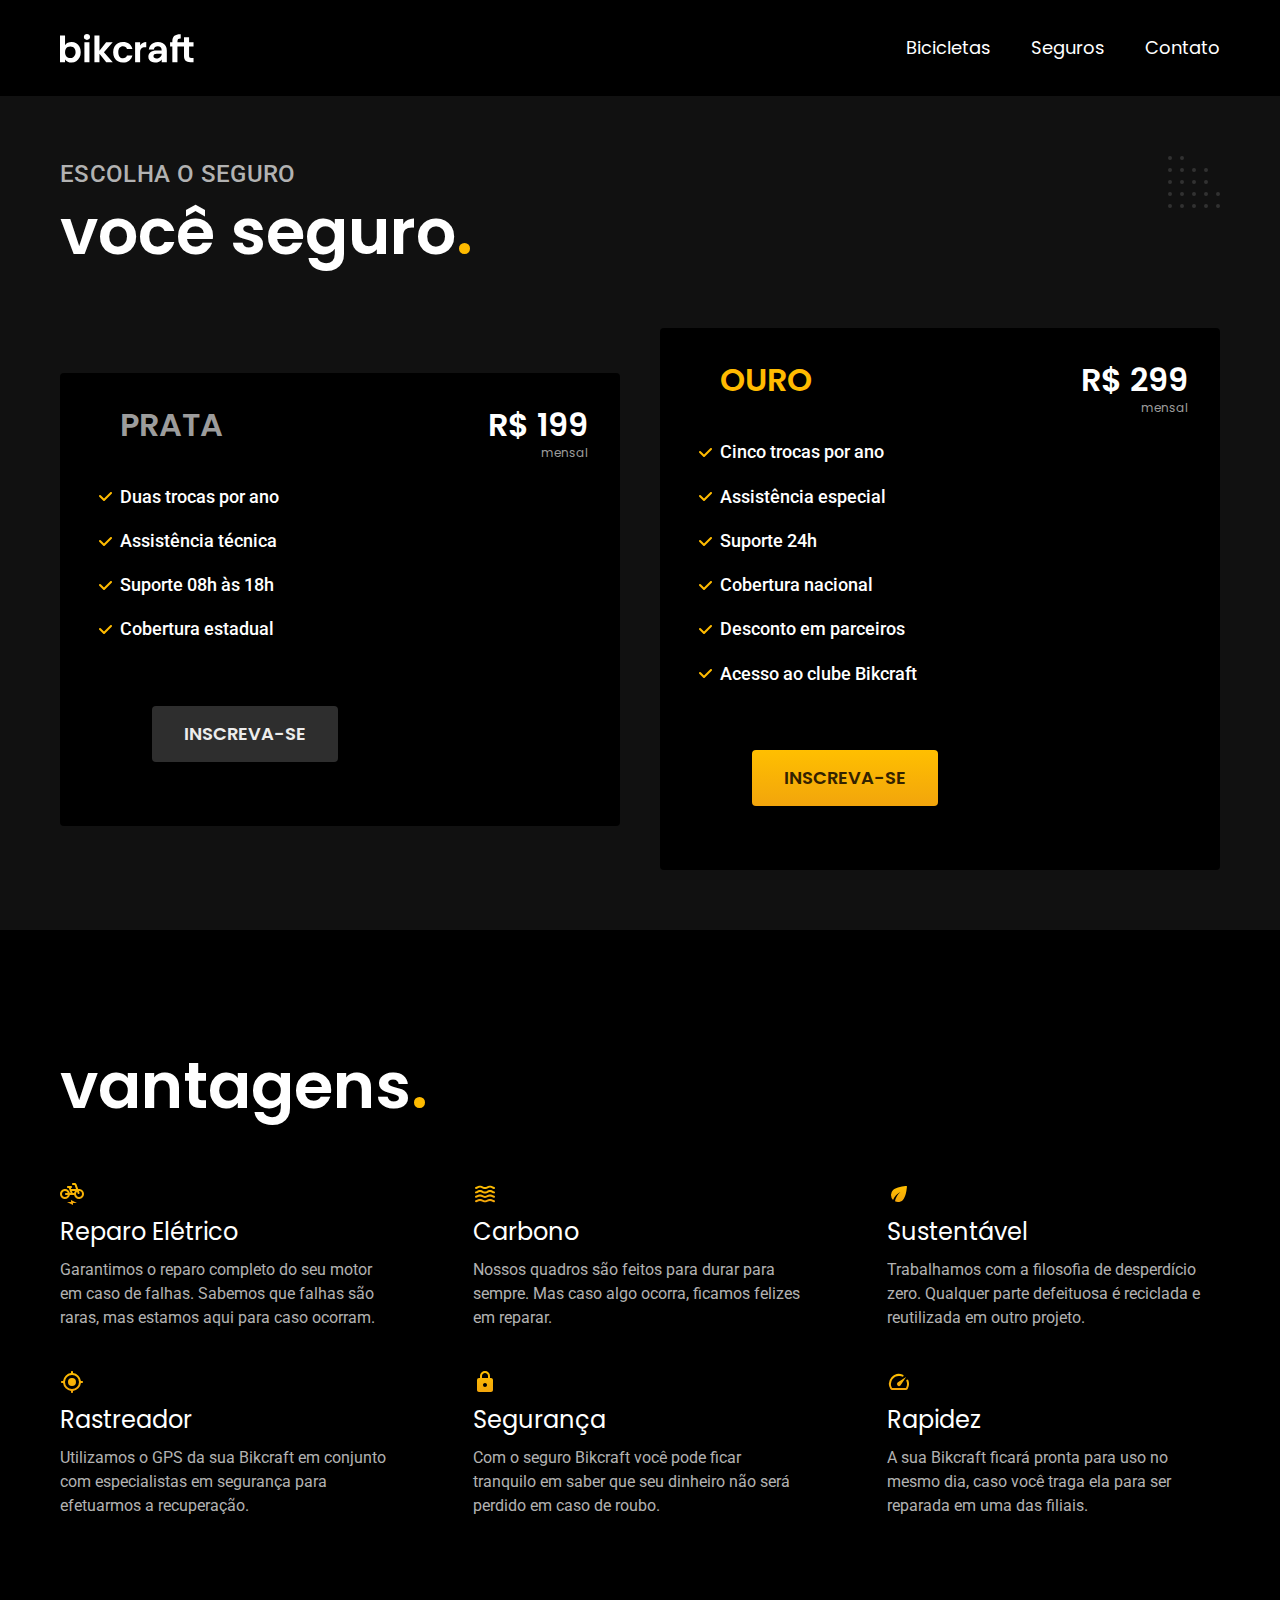
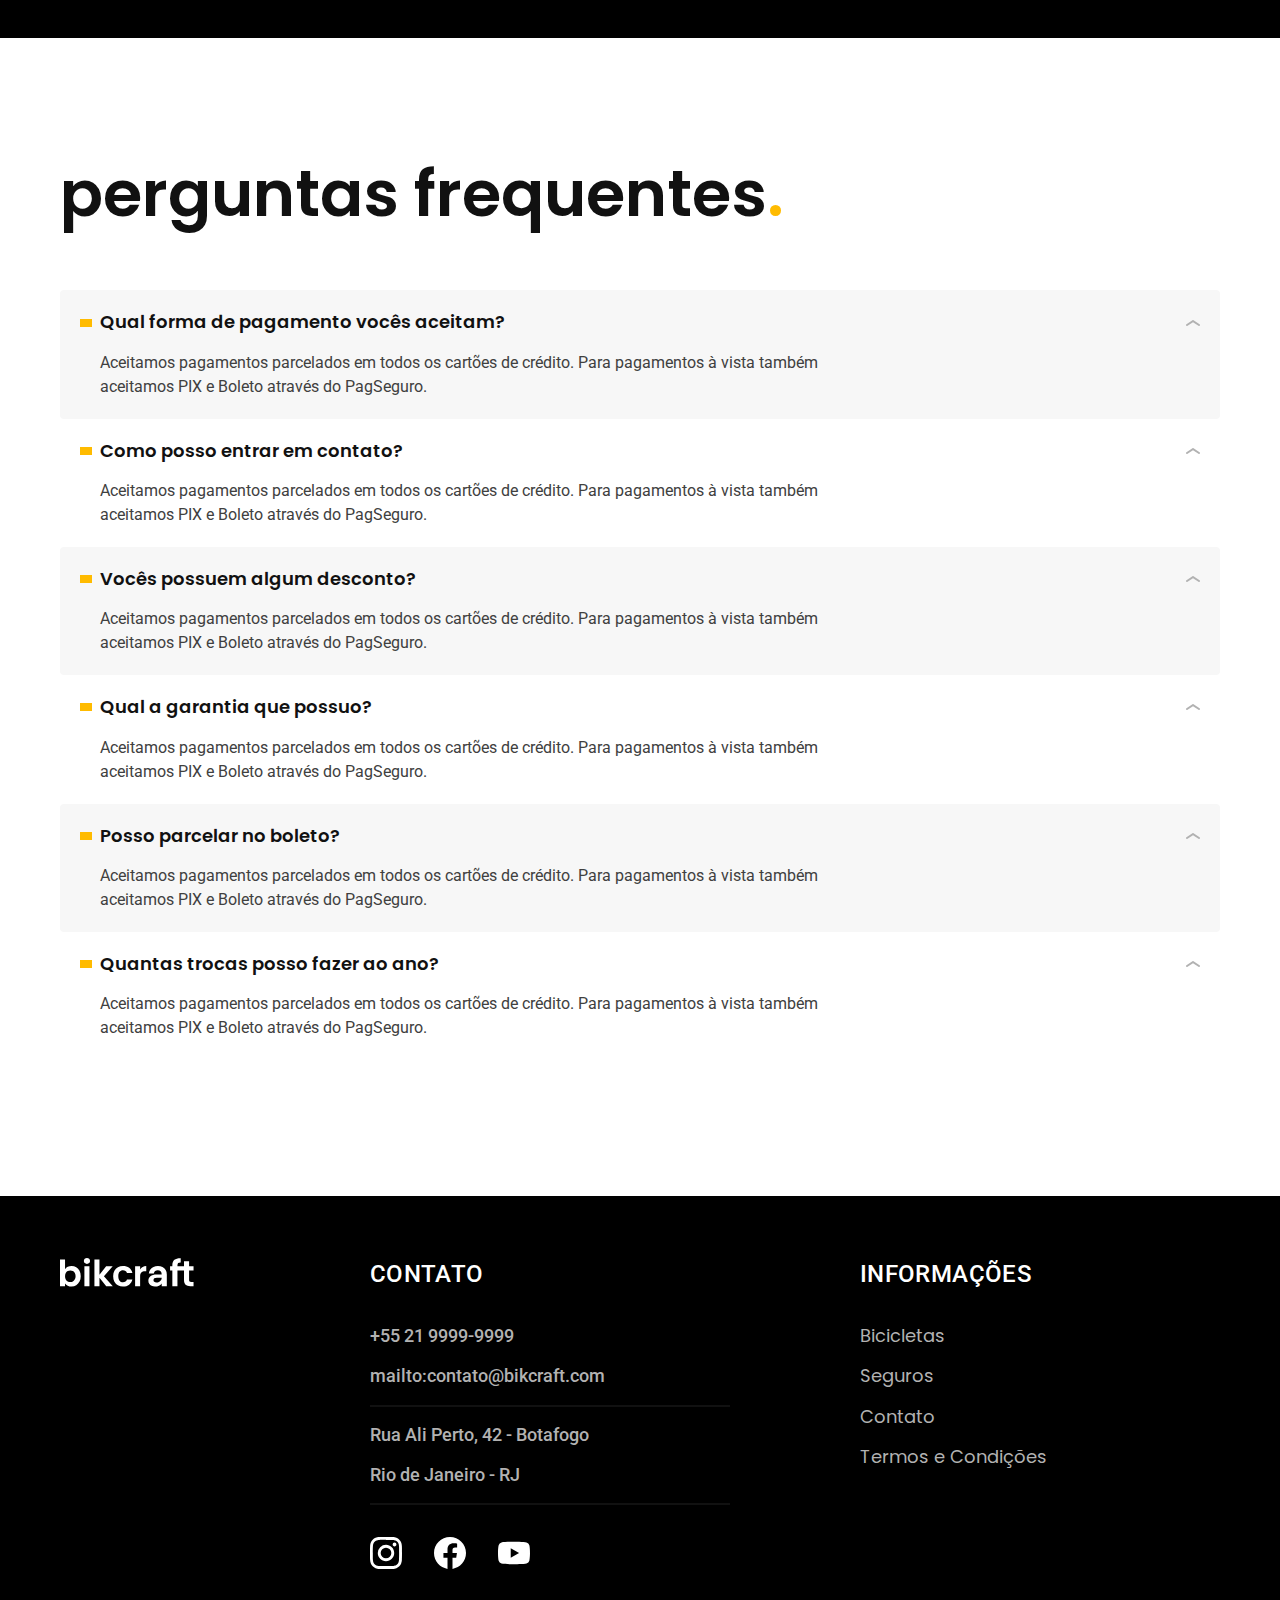
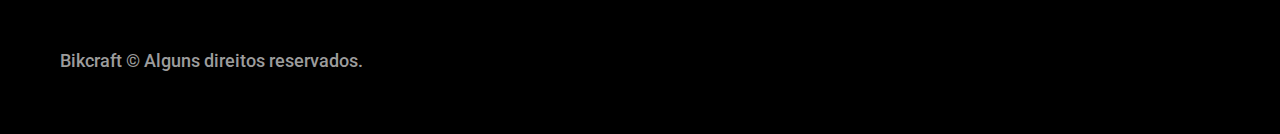
<file: seguros.html>
<!DOCTYPE html>
<html lang="pt-br">

<head>
  <meta charset="UTF-8">
  <meta http-equiv="X-UA-Compatible" content="IE=edge">
  <meta name="viewport" content="width=device-width, initial-scale=1.0">
  <title>Seguros | Bikcraft</title>
  <meta name="description" content="Termos e condições.">
  <link rel="preload" href="./css/style.css" as="style">
  <link rel="stylesheet" href="./css/style.css">
  <!-- Adicionando as fontes via link do google fonts -->
  <link rel="preconnect" href="https://fonts.googleapis.com">
  <link rel="preconnect" href="https://fonts.gstatic.com" crossorigin>
  <link href="https://fonts.googleapis.com/css2?family=Merriweather:ital,wght@1,900&family=Poppins:wght@400;600&family=Roboto:wght@400;500&display=swap" rel="stylesheet">
</head>

<body id="seguros">
  <header class="header-bg">
    <div class="header container">
      <a href="./">
        <img src="./img/bikcraft.svg" width="136" height="32" alt="Bikcraft">
      </a>
      <nav aria-label="primaria">
        <ul class="header-menu  font-1-m cor-0">
          <li><a href="./bicicletas.html">Bicicletas</a></li>
          <li><a href="./seguros.html">Seguros</a></li>
          <li><a href="./contato.html">Contato</a></li>
        </ul>
      </nav>
    </div>
  </header>

  <main class="seguros-bg">
    <div class="titulo-bg">
      <div class="titulo container">
        <p class="font-2-l-b cor-5">Escolha o seguro</p>
        <h1 class="font-1-xxl cor-0">você seguro<span class="cor-p1">.</span></h1>
      </div>
    </div>
    <div class="seguros container">
      <div class="seguros-item">
        <h3 class="font-1-xl cor-6">PRATA</h3>
        <span class="font-1-xl cor-0">R$ 199 <span class="font-1-xs cor-6">mensal</span></span>
        <ul class="font-2-m cor-0">
          <li>Duas trocas por ano</li>
          <li>Assistência técnica</li>
          <li>Suporte 08h às 18h</li>
          <li>Cobertura estadual</li>
        </ul>
        <a class="botao secundario" href="./orcamento.html">Inscreva-se</a>
      </div>
      <div class="seguros-item">
        <h3 class="font-1-xl cor-p1">OURO</h3>
        <span class="font-1-xl cor-0">R$ 299 <span class="font-1-xs cor-6">mensal</span></span>
        <ul class="font-2-m cor-0">
          <li>Cinco trocas por ano</li>
          <li>Assistência especial</li>
          <li>Suporte 24h</li>
          <li>Cobertura nacional</li>
          <li>Desconto em parceiros</li>
          <li>Acesso ao clube Bikcraft</li>
        </ul>
        <a class="botao" href="./orcamento.html">Inscreva-se</a>
      </div>
    </div>
  </main>

  <article class="vantagens-bg">
    <div class="vantagens container">
      <h2 class="font-1-xxl cor-0">vantagens<span class="cor-p1">.</span></h2>
      <ul>
        <li>
          <img src="./img/icones/eletrica.svg" width="24" height="24" alt="">
          <h3 class="font-1-l cor-0">Reparo Elétrico</h3>
          <p class="font-2-s cor-5">Garantimos o reparo completo do seu motor em caso de falhas. Sabemos que falhas são raras, mas estamos aqui para caso ocorram.</p>
        </li>
        <li>
          <img src="./img/icones/carbono.svg" width="24" height="24" alt="">
          <h3 class="font-1-l cor-0">Carbono</h3>
          <p class="font-2-s cor-5">Nossos quadros são feitos para durar para sempre. Mas caso algo ocorra, ficamos felizes em reparar.</p>
        </li>
        <li>
          <img src="./img/icones/sustentavel.svg" width="24" height="24" alt="">
          <h3 class="font-1-l cor-0">Sustentável</h3>
          <p class="font-2-s cor-5">Trabalhamos com a filosofia de desperdício zero. Qualquer parte defeituosa é reciclada e reutilizada em outro projeto.</p>
        </li>
        <li>
          <img src="./img/icones/rastreador.svg" width="24" height="24" alt="">
          <h3 class="font-1-l cor-0">Rastreador</h3>
          <p class="font-2-s cor-5">Utilizamos o GPS da sua Bikcraft em conjunto com especialistas em segurança para efetuarmos a recuperação.</p>
        </li>
        <li>
          <img src="./img/icones/seguro.svg" width="24" height="24" alt="">
          <h3 class="font-1-l cor-0">Segurança</h3>
          <p class="font-2-s cor-5">Com o seguro Bikcraft você pode ficar tranquilo em saber que seu dinheiro não será perdido em caso de roubo.</p>
        </li>
        <li>
          <img src="./img/icones/velocidade.svg" width="24" height="24" alt="">
          <h3 class="font-1-l cor-0">Rapidez</h3>
          <p class="font-2-s cor-5">A sua Bikcraft ficará pronta para uso no mesmo dia, caso você traga ela para ser reparada em uma das filiais.</p>
        </li>
      </ul>
    </div>
  </article>

  <article class="perguntas container">
    <h2 class="font-1-xxl">perguntas frequentes<span class="cor-p1">.</span></h2>
    <dl>
      <div>
        <dt class="font-1-m-b">Qual forma de pagamento vocês aceitam?</dt>
        <dd class="font-2-s cor-9">Aceitamos pagamentos parcelados em todos os cartões de crédito. Para pagamentos à vista também aceitamos PIX e Boleto através do PagSeguro.</dd>
      </div>
      <div>
        <dt class="font-1-m-b">Como posso entrar em contato?</dt>
        <dd class="font-2-s cor-9">Aceitamos pagamentos parcelados em todos os cartões de crédito. Para pagamentos à vista também aceitamos PIX e Boleto através do PagSeguro.</dd>
      </div>
      <div>
        <dt class="font-1-m-b">Vocês possuem algum desconto?</dt>
        <dd class="font-2-s cor-9">Aceitamos pagamentos parcelados em todos os cartões de crédito. Para pagamentos à vista também aceitamos PIX e Boleto através do PagSeguro.</dd>
      </div>
      <div>
        <dt class="font-1-m-b">Qual a garantia que possuo?</dt>
        <dd class="font-2-s cor-9">Aceitamos pagamentos parcelados em todos os cartões de crédito. Para pagamentos à vista também aceitamos PIX e Boleto através do PagSeguro.</dd>
      </div>
      <div>
        <dt class="font-1-m-b">Posso parcelar no boleto?</dt>
        <dd class="font-2-s cor-9">Aceitamos pagamentos parcelados em todos os cartões de crédito. Para pagamentos à vista também aceitamos PIX e Boleto através do PagSeguro.</dd>
      </div>
      <div>
        <dt class="font-1-m-b">Quantas trocas posso fazer ao ano?</dt>
        <dd class="font-2-s cor-9">Aceitamos pagamentos parcelados em todos os cartões de crédito. Para pagamentos à vista também aceitamos PIX e Boleto através do PagSeguro.</dd>
      </div>
    </dl>
  </article>

  <footer class="footer-bg">
    <div class="footer container">
      <img src="./img/bikcraft.svg" width="136" height="32" alt="Bikcraft">
      <div class="footer-contato">
        <h3 class="font-2-l-b cor-0">Contato</h3>
        <ul class="font-2-m cor-5">
          <li><a href="tel:+552199999999">+55 21 9999-9999</a></li>
          <li><a href="mailto:contato@bikcraft.com">mailto:contato@bikcraft.com</a></li>
          <li>Rua Ali Perto, 42 - Botafogo</li>
          <li>Rio de Janeiro - RJ</li>
        </ul>
        <div class="footer-redes">
          <a href="./">
            <img src="./img/redes/instagram.svg" width="32" height="32" alt="Instagram">
          </a>
          <a href="./">
            <img src="./img/redes/facebook.svg" width="32" height="32" alt="Facebook">
          </a>
          <a href="./">
            <img src="./img/redes/youtube.svg" width="32" height="32" alt="Youtube">
          </a>
        </div>
      </div>
      <div class="footer-informacoes">
        <h3 class="font-2-l-b cor-0">Informações</h3>
        <nav>
          <ul class="font-1-m cor-5">
            <li><a href="./bicicletas.html">Bicicletas</a></li>
            <li><a href="./seguros.html">Seguros</a></li>
            <li><a href="./contato.html">Contato</a></li>
            <li><a href="./termos.html">Termos e Condições</a></li>
          </ul>
        </nav>
      </div>
      <p class="footer-copy font-2-m cor-6">Bikcraft © Alguns direitos reservados.</p>
    </div>
  </footer>
</body>

</html>
</file>
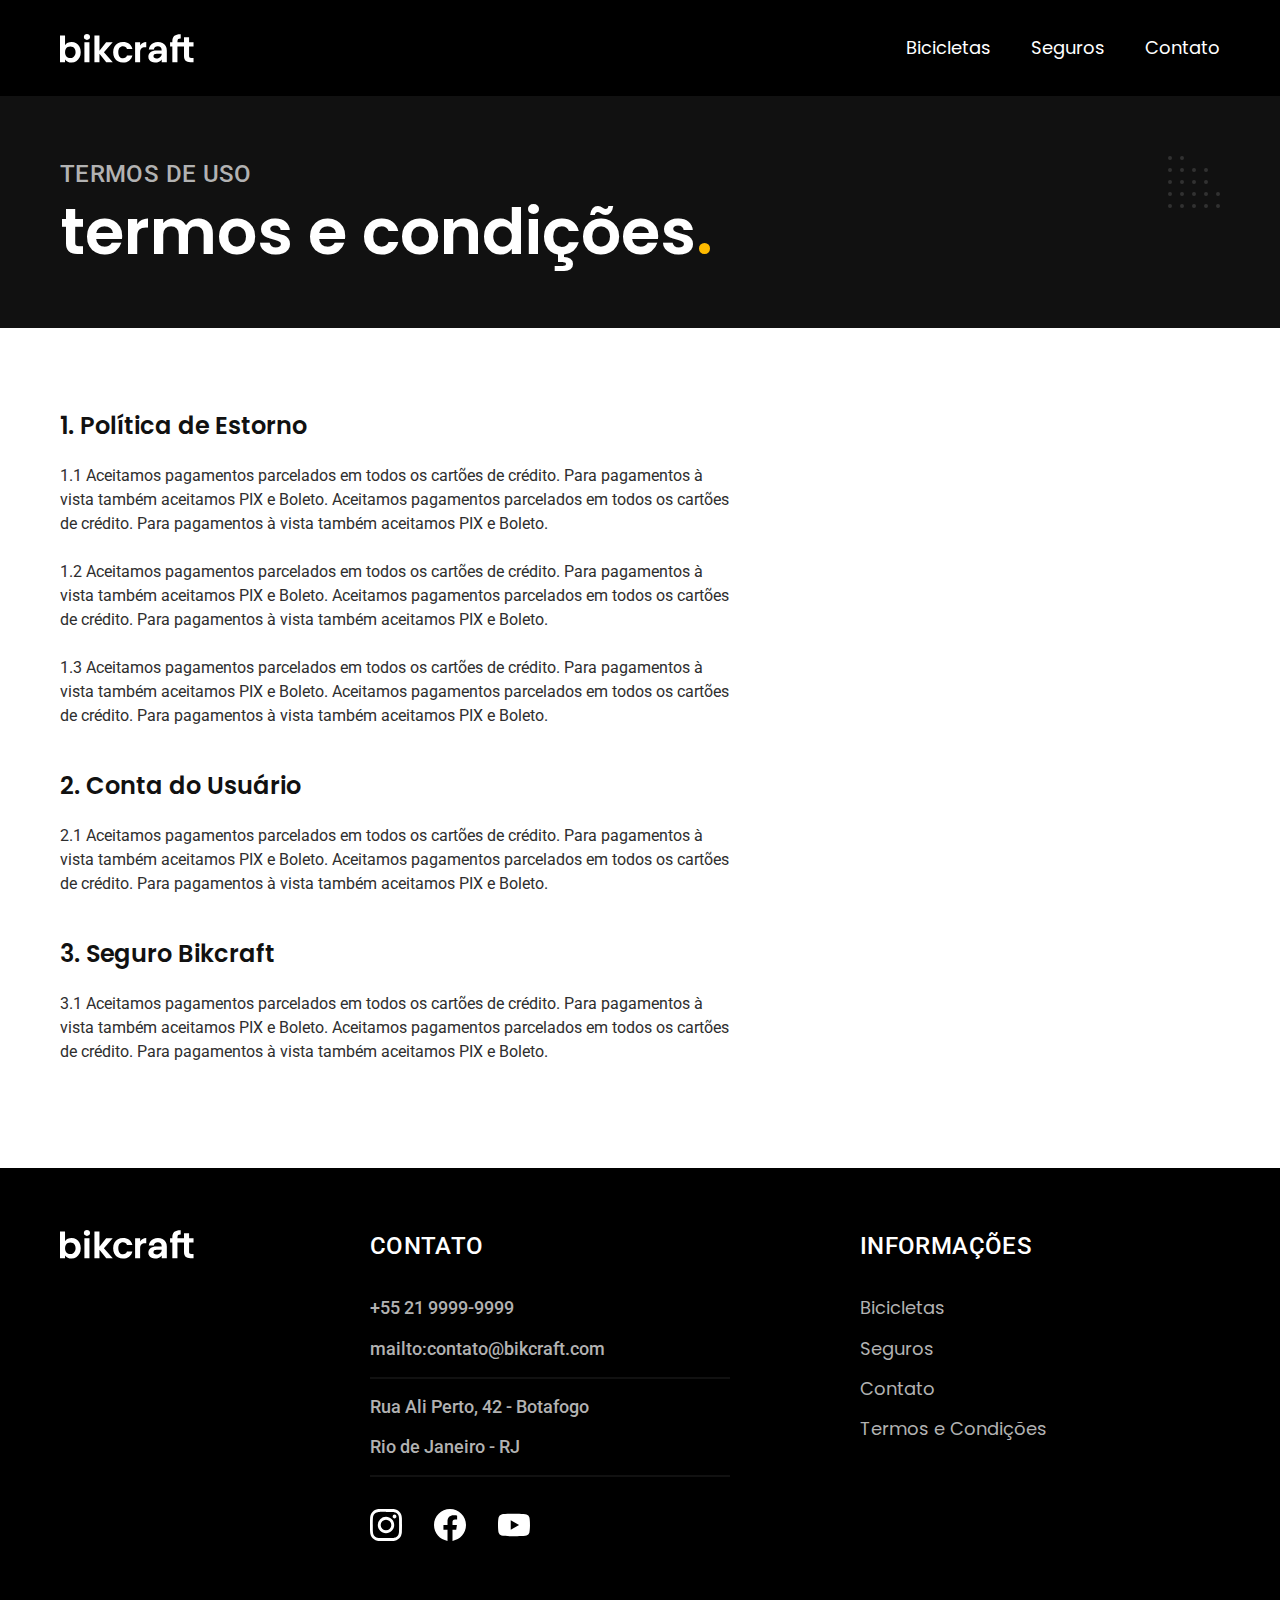
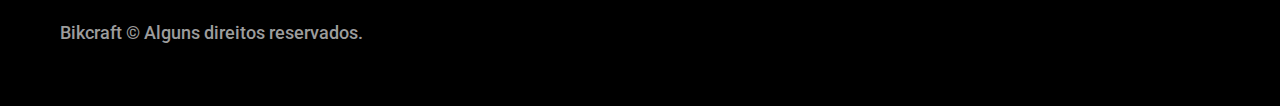
<file: termos.html>
<!DOCTYPE html>
<html lang="pt-br">

<head>
  <meta charset="UTF-8">
  <meta http-equiv="X-UA-Compatible" content="IE=edge">
  <meta name="viewport" content="width=device-width, initial-scale=1.0">
  <title>Termos e Condições | Bikcraft</title>
  <meta name="description" content="Termos e condições.">
  <link rel="preload" href="./css/style.css" as="style">
  <link rel="stylesheet" href="./css/style.css">
  <!-- Adicionando as fontes via link do google fonts -->
  <link rel="preconnect" href="https://fonts.googleapis.com">
  <link rel="preconnect" href="https://fonts.gstatic.com" crossorigin>
  <link href="https://fonts.googleapis.com/css2?family=Merriweather:ital,wght@1,900&family=Poppins:wght@400;600&family=Roboto:wght@400;500&display=swap" rel="stylesheet">
</head>

<body id="termos">
  <header class="header-bg">
    <div class="header container">
      <a href="./">
        <img src="./img/bikcraft.svg" width="136" height="32" alt="Bikcraft">
      </a>
      <nav aria-label="primaria">
        <ul class="header-menu  font-1-m cor-0">
          <li><a href="./bicicletas.html">Bicicletas</a></li>
          <li><a href="./seguros.html">Seguros</a></li>
          <li><a href="./contato.html">Contato</a></li>
        </ul>
      </nav>
    </div>
  </header>

  <main>
    <div class="titulo-bg">
      <div class="titulo container">
        <p class="font-2-l-b cor-5">Termos de uso</p>
        <h1 class="font-1-xxl cor-0">termos e condições<span class="cor-p1">.</span></h1>
      </div>
    </div>
    <div class="termos font-2-s cor-10 container">
      <h2 class="font-1-l cor-11">1. Política de Estorno</h2>
      <p>1.1 Aceitamos pagamentos parcelados em todos os cartões de crédito. Para pagamentos à vista também aceitamos PIX e Boleto. Aceitamos pagamentos parcelados em todos os cartões de crédito. Para pagamentos à vista também aceitamos PIX e Boleto.</p>
      <p>1.2 Aceitamos pagamentos parcelados em todos os cartões de crédito. Para pagamentos à vista também aceitamos PIX e Boleto. Aceitamos pagamentos parcelados em todos os cartões de crédito. Para pagamentos à vista também aceitamos PIX e Boleto.</p>
      <p>1.3 Aceitamos pagamentos parcelados em todos os cartões de crédito. Para pagamentos à vista também aceitamos PIX e Boleto. Aceitamos pagamentos parcelados em todos os cartões de crédito. Para pagamentos à vista também aceitamos PIX e Boleto.</p>
      <h2 class="font-1-l cor-11">2. Conta do Usuário</h2>
      <p>2.1 Aceitamos pagamentos parcelados em todos os cartões de crédito. Para pagamentos à vista também aceitamos PIX e Boleto. Aceitamos pagamentos parcelados em todos os cartões de crédito. Para pagamentos à vista também aceitamos PIX e Boleto.</p>
      <h2 class="font-1-l cor-11">3. Seguro Bikcraft</h2>
      <p>3.1 Aceitamos pagamentos parcelados em todos os cartões de crédito. Para pagamentos à vista também aceitamos PIX e Boleto. Aceitamos pagamentos parcelados em todos os cartões de crédito. Para pagamentos à vista também aceitamos PIX e Boleto.</p>
    </div>
  </main>

  <footer class="footer-bg">
    <div class="footer container">
      <img src="./img/bikcraft.svg" width="136" height="32" alt="Bikcraft">
      <div class="footer-contato">
        <h3 class="font-2-l-b cor-0">Contato</h3>
        <ul class="font-2-m cor-5">
          <li><a href="tel:+552199999999">+55 21 9999-9999</a></li>
          <li><a href="mailto:contato@bikcraft.com">mailto:contato@bikcraft.com</a></li>
          <li>Rua Ali Perto, 42 - Botafogo</li>
          <li>Rio de Janeiro - RJ</li>
        </ul>
        <div class="footer-redes">
          <a href="./">
            <img src="./img/redes/instagram.svg" width="32" height="32" alt="Instagram">
          </a>
          <a href="./">
            <img src="./img/redes/facebook.svg" width="32" height="32" alt="Facebook">
          </a>
          <a href="./">
            <img src="./img/redes/youtube.svg" width="32" height="32" alt="Youtube">
          </a>
        </div>
      </div>
      <div class="footer-informacoes">
        <h3 class="font-2-l-b cor-0">Informações</h3>
        <nav>
          <ul class="font-1-m cor-5">
            <li><a href="./bicicletas.html">Bicicletas</a></li>
            <li><a href="./seguros.html">Seguros</a></li>
            <li><a href="./contato.html">Contato</a></li>
            <li><a href="./termos.html">Termos e Condições</a></li>
          </ul>
        </nav>
      </div>
      <p class="footer-copy font-2-m cor-6">Bikcraft © Alguns direitos reservados.</p>
    </div>
  </footer>
</body>

</html>
</file>
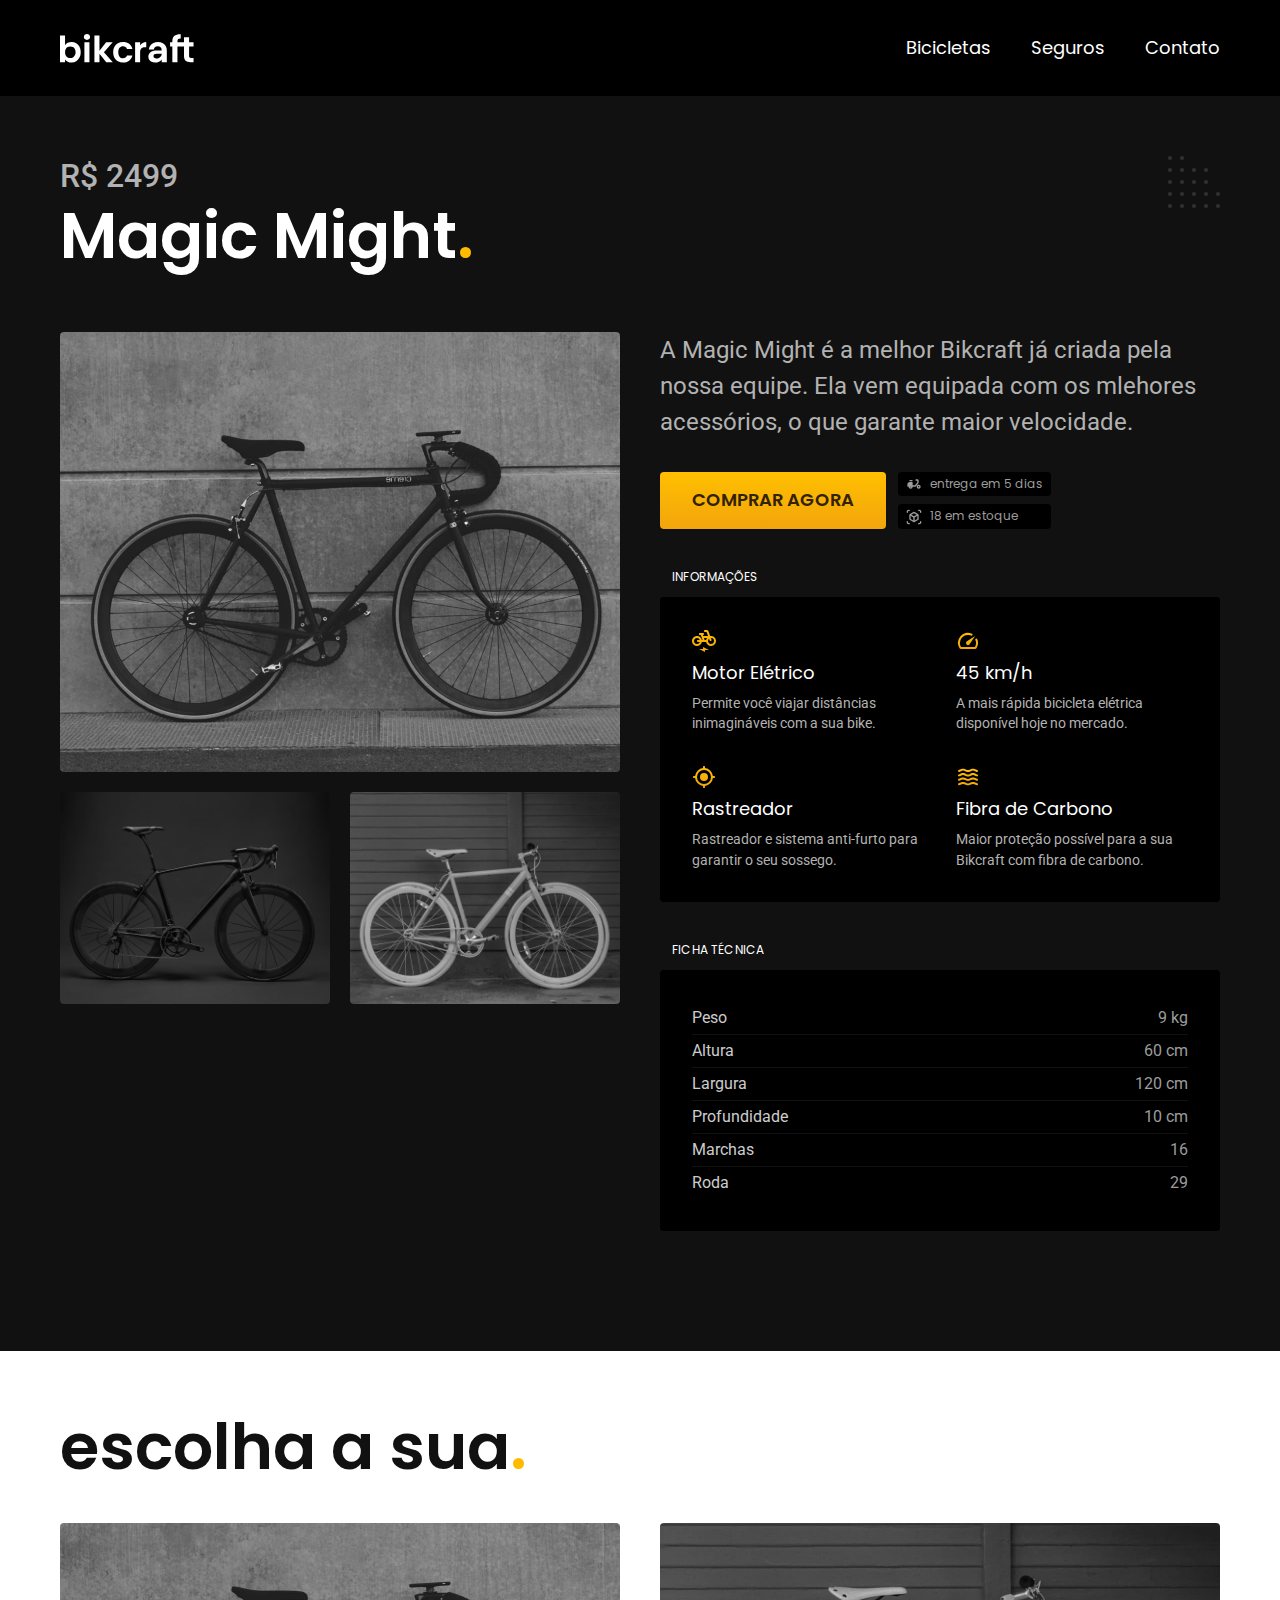
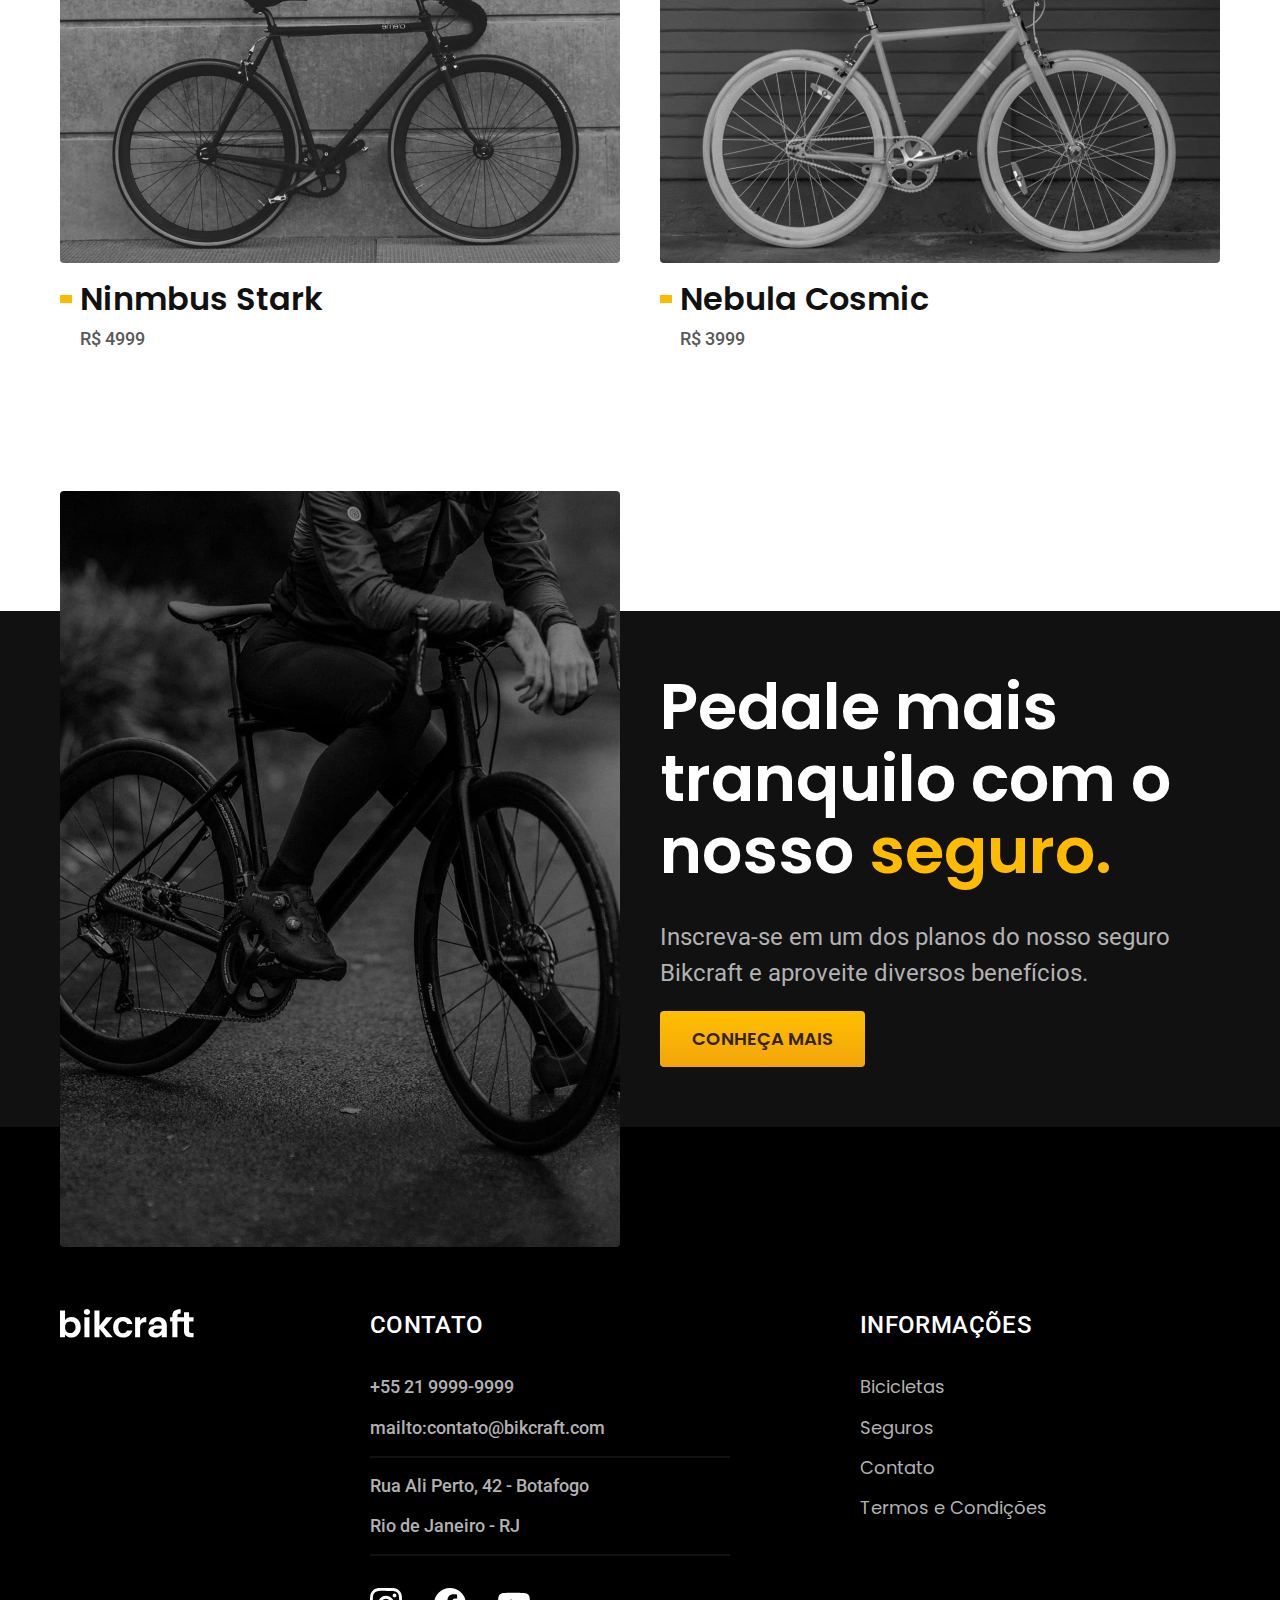
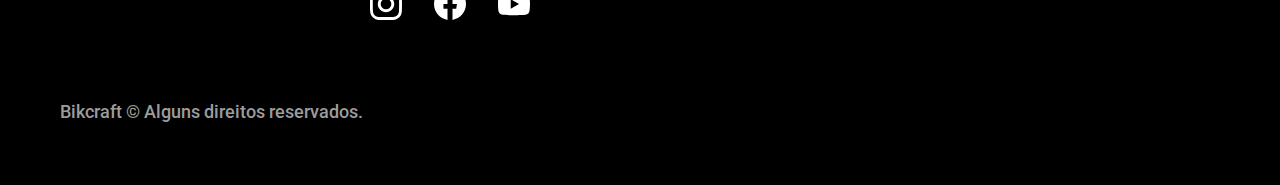
<file: bicicletas/magic.html>
<!DOCTYPE html>
<html lang="pt-br">

<head>
  <meta charset="UTF-8">
  <meta http-equiv="X-UA-Compatible" content="IE=edge">
  <meta name="viewport" content="width=device-width, initial-scale=1.0">
  <title>Magic | Bikcraft</title>
  <meta name="description" content="Termos e condições.">
  <link rel="stylesheet" href="../css/style.css">
  <!-- Adicionando as fontes via link do google fonts -->
  <link rel="preconnect" href="https://fonts.googleapis.com">
  <link rel="preconnect" href="https://fonts.gstatic.com" crossorigin>
  <link href="https://fonts.googleapis.com/css2?family=Merriweather:ital,wght@1,900&family=Poppins:wght@400;600&family=Roboto:wght@400;500&display=swap" rel="stylesheet">
</head>

<body id="bicicleta">
  <header class="header-bg">
    <div class="header container">
      <a href="../">
        <img src="../img/bikcraft.svg" width="136" height="32" alt="Bikcraft">
      </a>
      <nav aria-label="primaria">
        <ul class="header-menu  font-1-m cor-0">
          <li><a href="../bicicletas.html">Bicicletas</a></li>
          <li><a href="../seguros.html">Seguros</a></li>
          <li><a href="../contato.html">Contato</a></li>
        </ul>
      </nav>
    </div>
  </header>

  <main class="titulo-bg">
    <div>
      <div class="titulo container">
        <p class="font-2-xl cor-5">R$ 2499</p>
        <h1 class="font-1-xxl cor-0">Magic Might<span class="cor-p1">.</span></h1>
      </div>
    </div>
    <div class="bicicleta container">
      <div class="bicicleta-imagens">
        <img src="../img/bicicleta/nimbus2.jpg" width="1120" height="880" alt="">
        <img src="../img/bicicleta/nimbus1.jpg" width="1120" height="880" alt="">
        <img src="../img/bicicleta/nimbus3.jpg" width="1120" height="880" alt="">
      </div>
      <div class="bicicleta-conteudo">
        <p class="font-2-l cor-5">A Magic Might é a melhor Bikcraft já criada pela nossa equipe. Ela vem equipada com os mlehores acessórios, o que garante maior velocidade.</p>
        <div class="bicicleta-comprar">
          <a class="botao" href="../orcamento.html">Comprar Agora</a>
          <span class="font-1-xs cor-6"><img src="../img/icones/entrega.svg" width="16" height="16" alt=""> entrega em 5 dias</span>
          <span class="font-1-xs cor-6"><img src="../img/icones/estoque.svg" width="16" height="16" alt=""> 18 em estoque</span>
        </div>
        <h2 class="font-1-xs cor-0">Informações</h2>
        <ul class="bicicleta-informacoes">
          <li>
            <img src="../img/icones/eletrica.svg" width="24" height="24" alt="">
            <h3 class="font-1-m cor-0">Motor Elétrico</h3>
            <p class="font-2-xs cor-5">Permite você viajar distâncias inimagináveis com a sua bike.</p>
          </li>
          <li>
            <img src="../img/icones/velocidade.svg" width="24" height="24" alt="">
            <h3 class="font-1-m cor-0">45 km/h</h3>
            <p class="font-2-xs cor-5">A mais rápida bicicleta elétrica disponível hoje no mercado.</p>
          </li>
          <li>
            <img src="../img/icones/rastreador.svg" width="24" height="24" alt="">
            <h3 class="font-1-m cor-0">Rastreador</h3>
            <p class="font-2-xs cor-5">Rastreador e sistema anti-furto para garantir o seu sossego.</p>
          </li>
          <li>
            <img src="../img/icones/carbono.svg" width="24" height="24" alt="">
            <h3 class="font-1-m cor-0">Fibra de Carbono</h3>
            <p class="font-2-xs cor-5">Maior proteção possível para a sua Bikcraft com fibra de carbono.</p>
          </li>
        </ul>
        <h2 class="font-1-xs cor-0">Ficha técnica</h2>
        <ul class="bicicleta-ficha font-2-s cor-4">
          <li>Peso <span>9 kg</span></li>
          <li>Altura <span>60 cm</span></li>
          <li>Largura <span>120 cm</span></li>
          <li>Profundidade <span>10 cm</span></li>
          <li>Marchas <span>16</span></li>
          <li>Roda <span>29</span></li>
        </ul>
      </div>
    </div>
  </main>

  <article class="bicicletas-lista container">
    <h2 class="font-1-xxl">escolha a sua<span class="cor-p1">.</span></h2>
    <ul>
      <li>
        <a href="./nimbus.html">
          <img src="../img/bicicletas/magic.jpg" width="1120" height="680" alt="Bicileta preta">
          <h3 class="font-1-xl">Ninmbus Stark</h3>
          <span class="font-2-m cor-8">R$ 4999</span>
        </a>
      </li>
      <li>
        <a href="./nebula.html">
          <img src="../img/bicicletas/nebula.jpg" width="1120" height="680" alt="Bicileta preta">
          <h3 class="font-1-xl">Nebula Cosmic</h3>
          <span class="font-2-m cor-8">R$ 3999</span>
        </a>
      </li>
    </ul>
  </article>

  <article class="seguro-bg">
    <div class="seguro container">
      <div class="seguro-imagem">
        <img src="../img/fotos/seguros.jpg" width="1360" height="1512" alt="Pessoa parada em cima de uma bicicleta.">
      </div>
      <div class="seguro-conteudo">
        <h2 class="font-1-xxl cor-0">Pedale mais tranquilo com o nosso <span class="cor-p1">seguro.</span></h2>
        <p class="font-2-l cor-5">Inscreva-se em um dos planos do nosso seguro Bikcraft e aproveite diversos benefícios.</p>
        <a class="botao" href="../seguros.html">Conheça Mais</a>
      </div>
    </div>
  </article>

  <footer class="footer-bg">
    <div class="footer container">
      <img src="../img/bikcraft.svg" width="136" height="132" alt="Bikcraft">
      <div class="footer-contato">
        <h3 class="font-2-l-b cor-0">Contato</h3>
        <ul class="font-2-m cor-5">
          <li><a href="tel:+552199999999">+55 21 9999-9999</a></li>
          <li><a href="mailto:contato@bikcraft.com">mailto:contato@bikcraft.com</a></li>
          <li>Rua Ali Perto, 42 - Botafogo</li>
          <li>Rio de Janeiro - RJ</li>
        </ul>
        <div class="footer-redes">
          <a href="../">
            <img src="../img/redes/instagram.svg" width="32" height="32" alt="Instagram">
          </a>
          <a href="../">
            <img src="../img/redes/facebook.svg" width="32" height="32" alt="Facebook">
          </a>
          <a href="../">
            <img src="../img/redes/youtube.svg" width="32" height="32" alt="Youtube">
          </a>
        </div>
      </div>
      <div class="footer-informacoes">
        <h3 class="font-2-l-b cor-0">Informações</h3>
        <nav>
          <ul class="font-1-m cor-5">
            <li><a href="../bicicletas.html">Bicicletas</a></li>
            <li><a href="../seguros.html">Seguros</a></li>
            <li><a href="../contato.html">Contato</a></li>
            <li><a href="../termos.html">Termos e Condições</a></li>
          </ul>
        </nav>
      </div>
      <p class="footer-copy font-2-m cor-6">Bikcraft © Alguns direitos reservados.</p>
    </div>
  </footer>
</body>

</html>
</file>
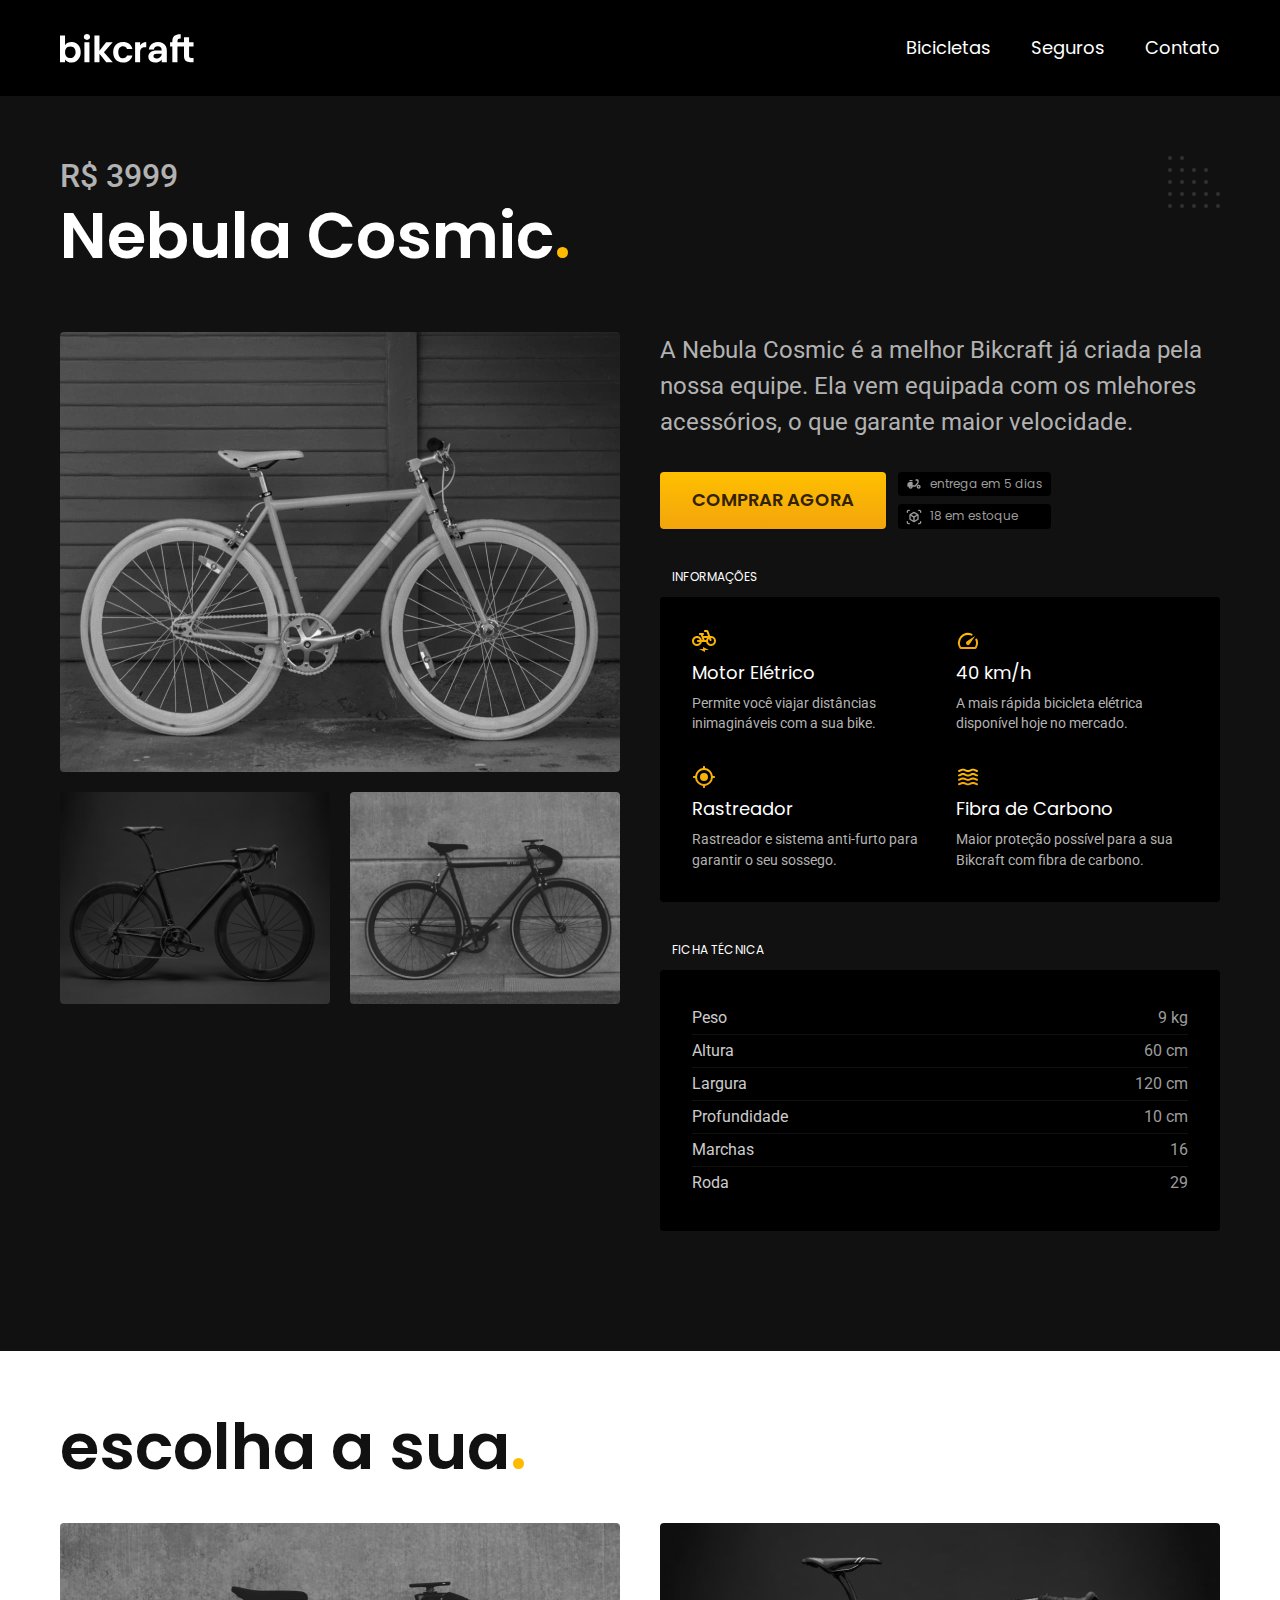
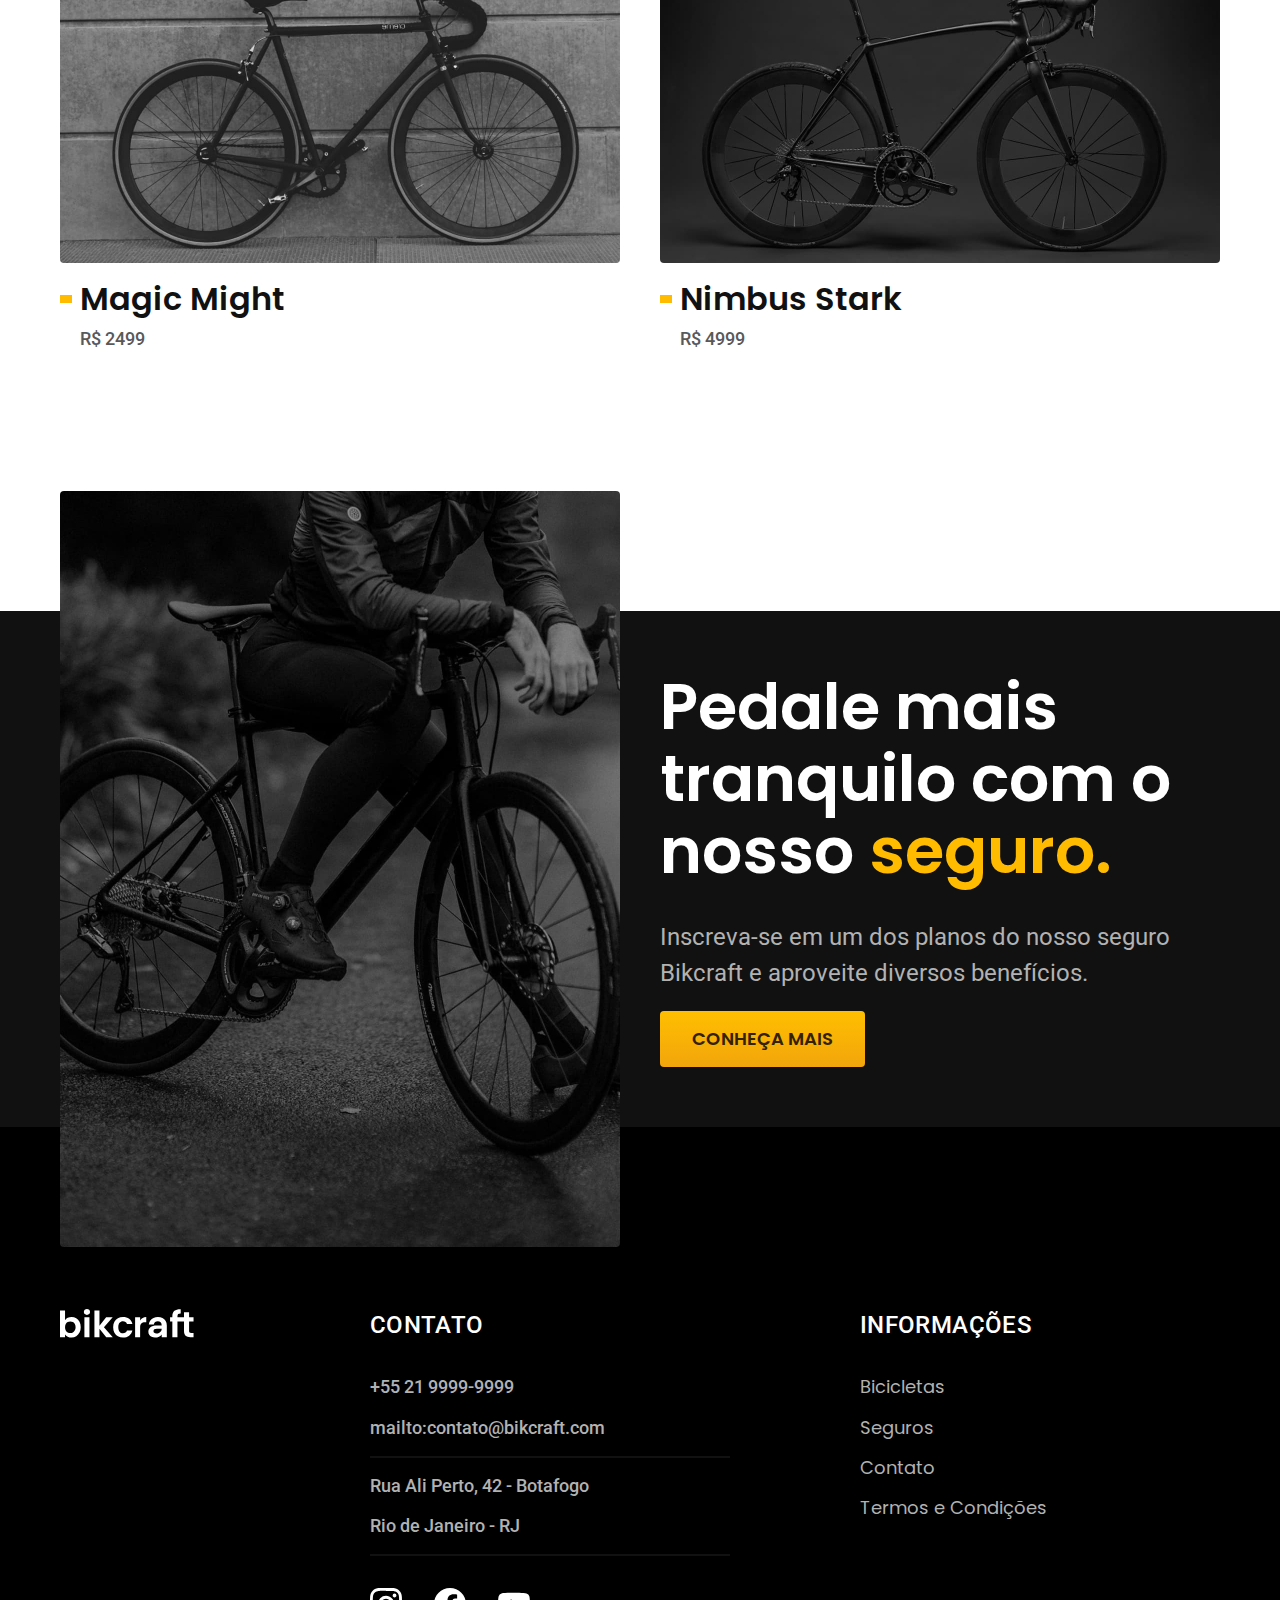
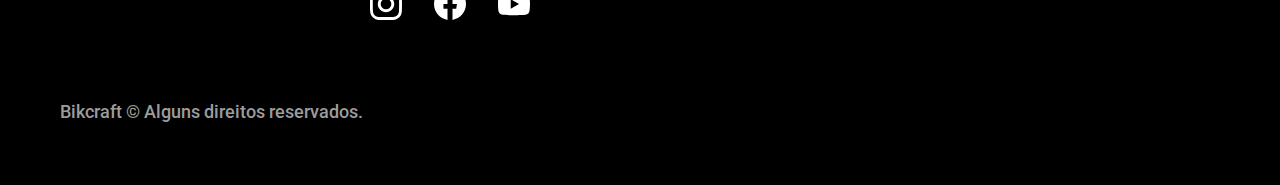
<file: bicicletas/nebula.html>
<!DOCTYPE html>
<html lang="pt-br">

<head>
  <meta charset="UTF-8">
  <meta http-equiv="X-UA-Compatible" content="IE=edge">
  <meta name="viewport" content="width=device-width, initial-scale=1.0">
  <title>Nebula | Bikcraft</title>
  <meta name="description" content="Termos e condições.">
  <link rel="stylesheet" href="../css/style.css">
  <!-- Adicionando as fontes via link do google fonts -->
  <link rel="preconnect" href="https://fonts.googleapis.com">
  <link rel="preconnect" href="https://fonts.gstatic.com" crossorigin>
  <link href="https://fonts.googleapis.com/css2?family=Merriweather:ital,wght@1,900&family=Poppins:wght@400;600&family=Roboto:wght@400;500&display=swap" rel="stylesheet">
</head>

<body id="bicicleta">
  <header class="header-bg">
    <div class="header container">
      <a href="../">
        <img src="../img/bikcraft.svg" width="136" height="32" alt="Bikcraft">
      </a>
      <nav aria-label="primaria">
        <ul class="header-menu  font-1-m cor-0">
          <li><a href="../bicicletas.html">Bicicletas</a></li>
          <li><a href="../seguros.html">Seguros</a></li>
          <li><a href="../contato.html">Contato</a></li>
        </ul>
      </nav>
    </div>
  </header>

  <main class="titulo-bg">
    <div>
      <div class="titulo container">
        <p class="font-2-xl cor-5">R$ 3999</p>
        <h1 class="font-1-xxl cor-0">Nebula Cosmic<span class="cor-p1">.</span></h1>
      </div>
    </div>
    <div class="bicicleta container">
      <div class="bicicleta-imagens">
        <img src="../img/bicicleta/nimbus3.jpg" width="1120" height="880" alt="">
        <img src="../img/bicicleta/nimbus1.jpg" width="1120" height="880" alt="">
        <img src="../img/bicicleta/nimbus2.jpg" width="1120" height="880" alt="">
      </div>
      <div class="bicicleta-conteudo">
        <p class="font-2-l cor-5">A Nebula Cosmic é a melhor Bikcraft já criada pela nossa equipe. Ela vem equipada com os mlehores acessórios, o que garante maior velocidade.</p>
        <div class="bicicleta-comprar">
          <a class="botao" href="../orcamento.html">Comprar Agora</a>
          <span class="font-1-xs cor-6"><img src="../img/icones/entrega.svg" width="16" height="16" alt=""> entrega em 5 dias</span>
          <span class="font-1-xs cor-6"><img src="../img/icones/estoque.svg" width="16" height="16" alt=""> 18 em estoque</span>
        </div>
        <h2 class="font-1-xs cor-0">Informações</h2>
        <ul class="bicicleta-informacoes">
          <li>
            <img src="../img/icones/eletrica.svg" width="24" height="24" alt="">
            <h3 class="font-1-m cor-0">Motor Elétrico</h3>
            <p class="font-2-xs cor-5">Permite você viajar distâncias inimagináveis com a sua bike.</p>
          </li>
          <li>
            <img src="../img/icones/velocidade.svg" width="24" height="24" alt="">
            <h3 class="font-1-m cor-0">40 km/h</h3>
            <p class="font-2-xs cor-5">A mais rápida bicicleta elétrica disponível hoje no mercado.</p>
          </li>
          <li>
            <img src="../img/icones/rastreador.svg" width="24" height="24" alt="">
            <h3 class="font-1-m cor-0">Rastreador</h3>
            <p class="font-2-xs cor-5">Rastreador e sistema anti-furto para garantir o seu sossego.</p>
          </li>
          <li>
            <img src="../img/icones/carbono.svg" width="24" height="24" alt="">
            <h3 class="font-1-m cor-0">Fibra de Carbono</h3>
            <p class="font-2-xs cor-5">Maior proteção possível para a sua Bikcraft com fibra de carbono.</p>
          </li>
        </ul>
        <h2 class="font-1-xs cor-0">Ficha técnica</h2>
        <ul class="bicicleta-ficha font-2-s cor-4">
          <li>Peso <span>9 kg</span></li>
          <li>Altura <span>60 cm</span></li>
          <li>Largura <span>120 cm</span></li>
          <li>Profundidade <span>10 cm</span></li>
          <li>Marchas <span>16</span></li>
          <li>Roda <span>29</span></li>
        </ul>
      </div>
    </div>
  </main>

  <article class="bicicletas-lista container">
    <h2 class="font-1-xxl">escolha a sua<span class="cor-p1">.</span></h2>
    <ul>
      <li>
        <a href="./magic.html">
          <img src="../img/bicicletas/magic.jpg" alt="Bicileta preta" width="1120" height="680">
          <h3 class="font-1-xl">Magic Might</h3>
          <span class="font-2-m cor-8">R$ 2499</span>
        </a>
      </li>
      <li>
        <a href="./nimbus.html">
          <img src="../img/bicicletas/nimbus.jpg" width="1120" height="680" alt="Bicileta preta">
          <h3 class="font-1-xl">Nimbus Stark</h3>
          <span class="font-2-m cor-8">R$ 4999</span>
        </a>
      </li>
    </ul>
  </article>

  <article class="seguro-bg">
    <div class="seguro container">
      <div class="seguro-imagem">
        <img src="../img/fotos/seguros.jpg" width="1360" height="1512" alt="Pessoa parada em cima de uma bicicleta.">
      </div>
      <div class="seguro-conteudo">
        <h2 class="font-1-xxl cor-0">Pedale mais tranquilo com o nosso <span class="cor-p1">seguro.</span></h2>
        <p class="font-2-l cor-5">Inscreva-se em um dos planos do nosso seguro Bikcraft e aproveite diversos benefícios.</p>
        <a class="botao" href="../seguros.html">Conheça Mais</a>
      </div>
    </div>
  </article>

  <footer class="footer-bg">
    <div class="footer container">
      <img src="../img/bikcraft.svg" width="136" height="32" alt="Bikcraft">
      <div class="footer-contato">
        <h3 class="font-2-l-b cor-0">Contato</h3>
        <ul class="font-2-m cor-5">
          <li><a href="tel:+552199999999">+55 21 9999-9999</a></li>
          <li><a href="mailto:contato@bikcraft.com">mailto:contato@bikcraft.com</a></li>
          <li>Rua Ali Perto, 42 - Botafogo</li>
          <li>Rio de Janeiro - RJ</li>
        </ul>
        <div class="footer-redes">
          <a href="../">
            <img src="../img/redes/instagram.svg" width="32" height="32" alt="Instagram">
          </a>
          <a href="../">
            <img src="../img/redes/facebook.svg" width="32" height="32" alt="Facebook">
          </a>
          <a href="../">
            <img src="../img/redes/youtube.svg" width="32" height="32" alt="Youtube">
          </a>
        </div>
      </div>
      <div class="footer-informacoes">
        <h3 class="font-2-l-b cor-0">Informações</h3>
        <nav>
          <ul class="font-1-m cor-5">
            <li><a href="../bicicletas.html">Bicicletas</a></li>
            <li><a href="../seguros.html">Seguros</a></li>
            <li><a href="../contato.html">Contato</a></li>
            <li><a href="../termos.html">Termos e Condições</a></li>
          </ul>
        </nav>
      </div>
      <p class="footer-copy font-2-m cor-6">Bikcraft © Alguns direitos reservados.</p>
    </div>
  </footer>
</body>

</html>
</file>
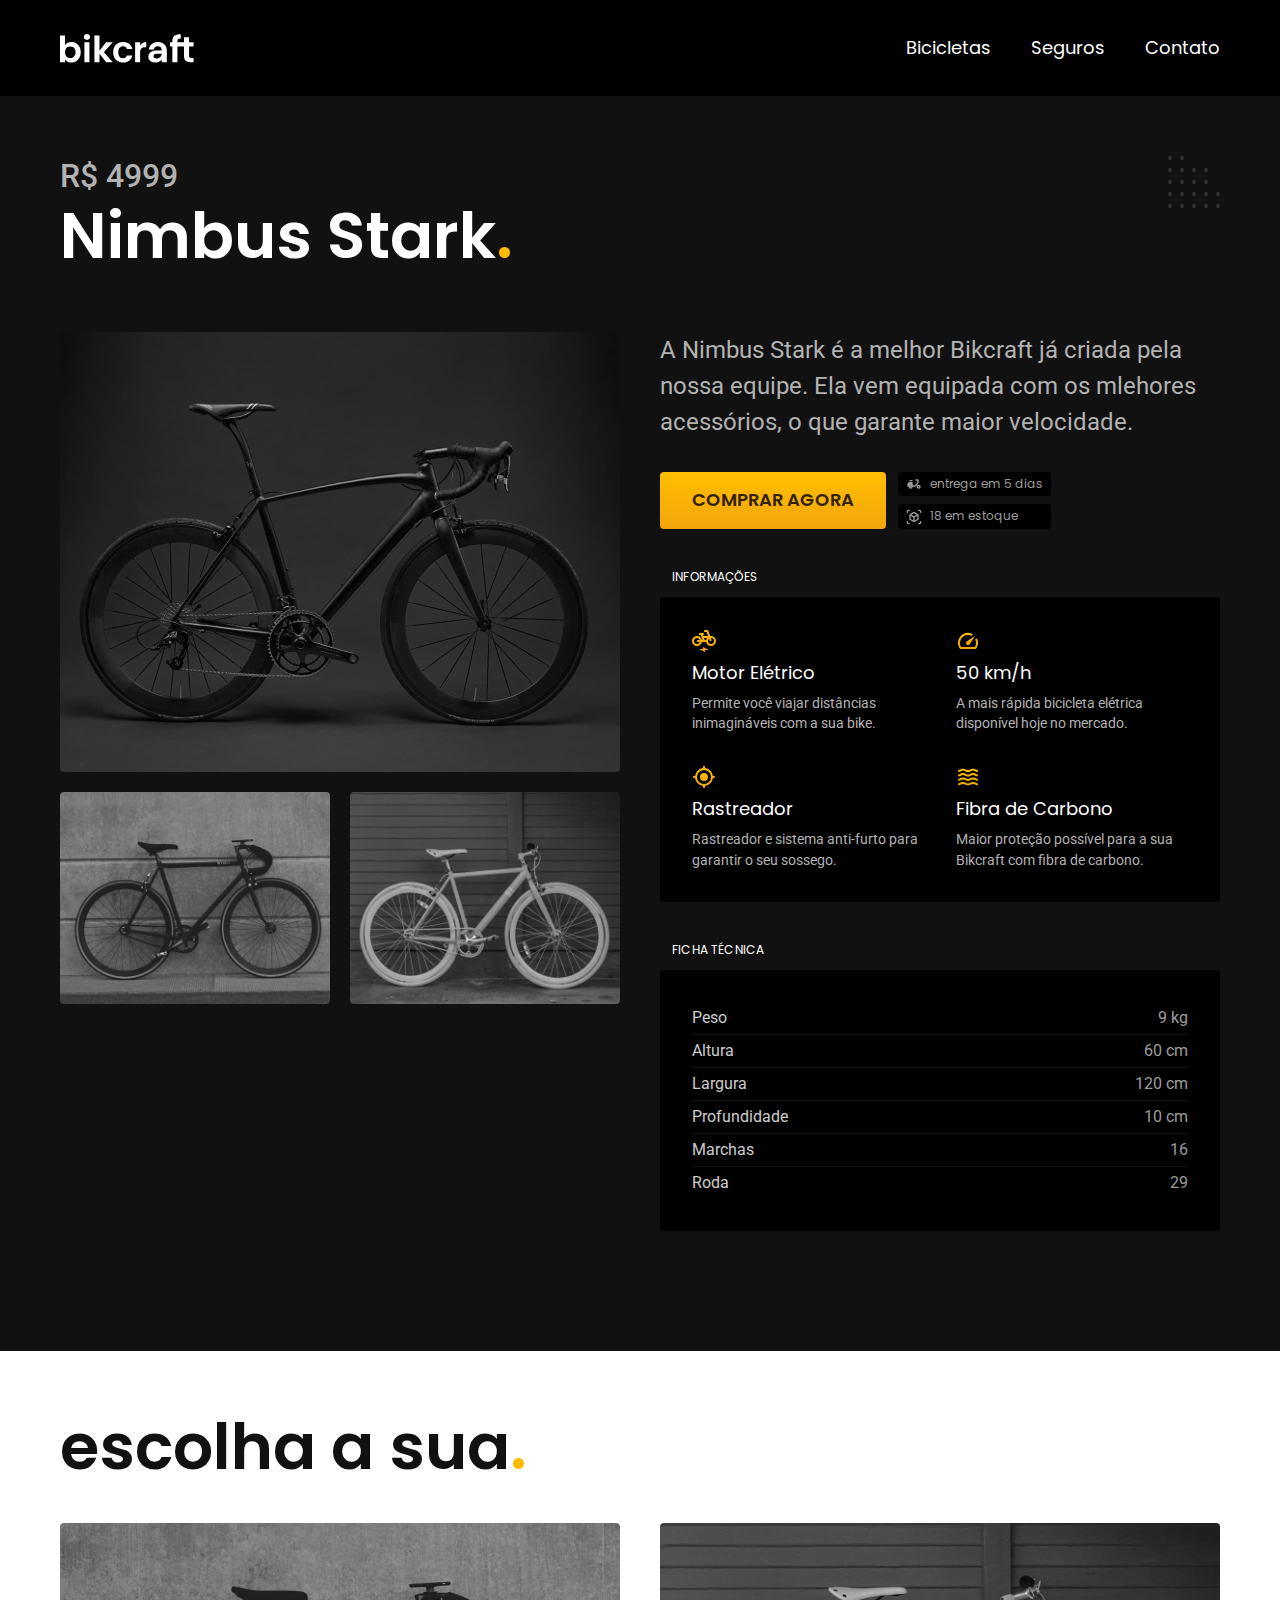
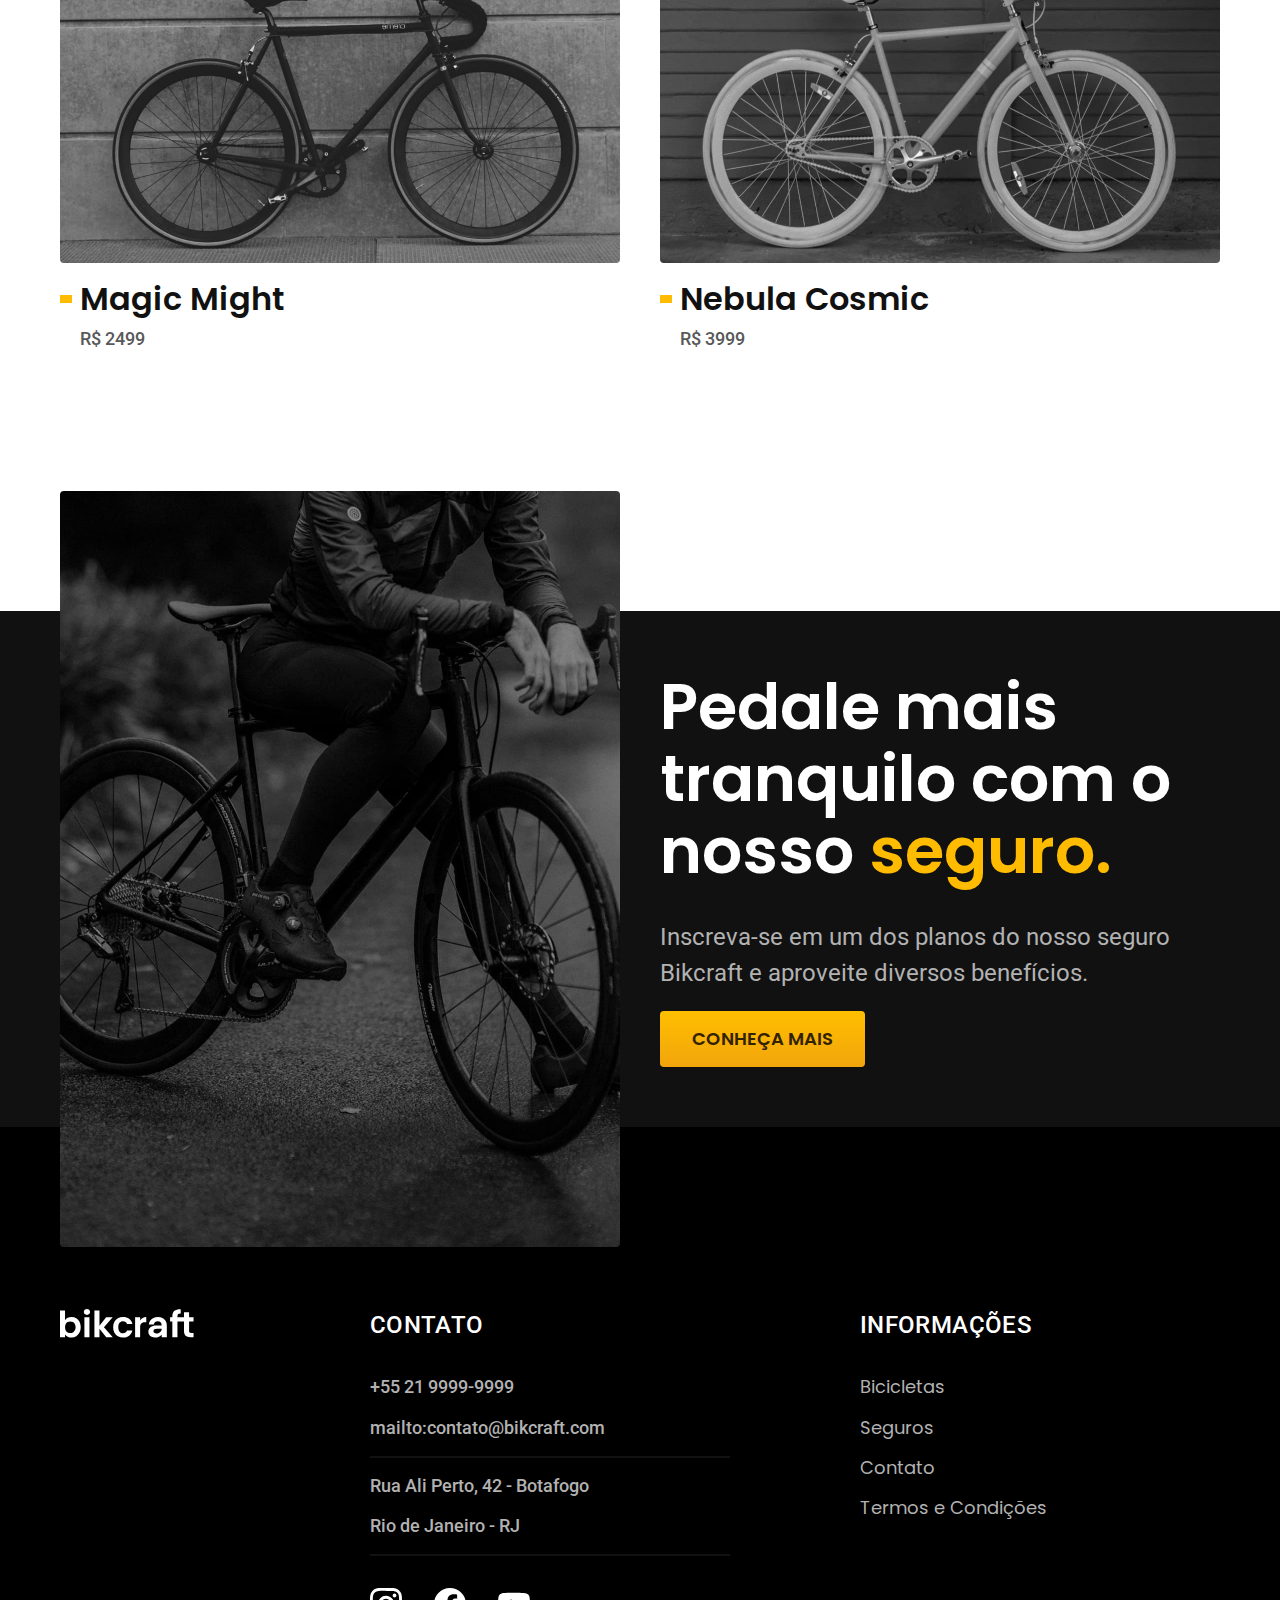
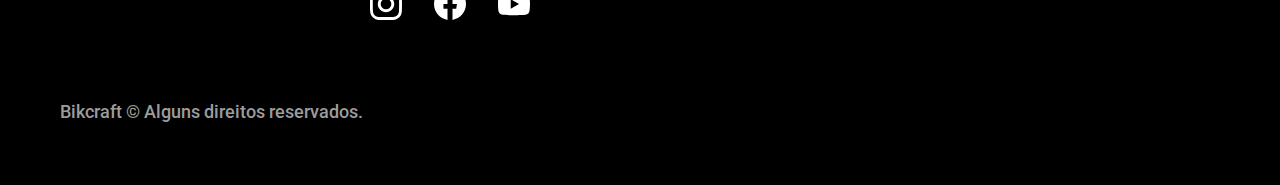
<file: bicicletas/nimbus.html>
<!DOCTYPE html>
<html lang="pt-br">

<head>
  <meta charset="UTF-8">
  <meta http-equiv="X-UA-Compatible" content="IE=edge">
  <meta name="viewport" content="width=device-width, initial-scale=1.0">
  <title>Nimbus | Bikcraft</title>
  <meta name="description" content="Termos e condições.">
  <link rel="stylesheet" href="../css/style.css">
  <!-- Adicionando as fontes via link do google fonts -->
  <link rel="preconnect" href="https://fonts.googleapis.com">
  <link rel="preconnect" href="https://fonts.gstatic.com" crossorigin>
  <link href="https://fonts.googleapis.com/css2?family=Merriweather:ital,wght@1,900&family=Poppins:wght@400;600&family=Roboto:wght@400;500&display=swap" rel="stylesheet">
</head>

<body id="bicicleta">
  <header class="header-bg">
    <div class="header container">
      <a href="../">
        <img src="../img/bikcraft.svg" width="136" height="32" alt="Bikcraft">
      </a>
      <nav aria-label="primaria">
        <ul class="header-menu  font-1-m cor-0">
          <li><a href="../bicicletas.html">Bicicletas</a></li>
          <li><a href="../seguros.html">Seguros</a></li>
          <li><a href="../contato.html">Contato</a></li>
        </ul>
      </nav>
    </div>
  </header>

  <main class="titulo-bg">
    <div>
      <div class="titulo container">
        <p class="font-2-xl cor-5">R$ 4999</p>
        <h1 class="font-1-xxl cor-0">Nimbus Stark<span class="cor-p1">.</span></h1>
      </div>
    </div>
    <div class="bicicleta container">
      <div class="bicicleta-imagens">
        <img src="../img/bicicleta/nimbus1.jpg" width="1120" height="880" alt="">
        <img src="../img/bicicleta/nimbus2.jpg" width="1120" height="880" alt="">
        <img src="../img/bicicleta/nimbus3.jpg" width="1120" height="880" alt="">
      </div>
      <div class="bicicleta-conteudo">
        <p class="font-2-l cor-5">A Nimbus Stark é a melhor Bikcraft já criada pela nossa equipe. Ela vem equipada com os mlehores acessórios, o que garante maior velocidade.</p>
        <div class="bicicleta-comprar">
          <a class="botao" href="../orcamento.html">Comprar Agora</a>
          <span class="font-1-xs cor-6"><img src="../img/icones/entrega.svg" width="16" height="16" alt=""> entrega em 5 dias</span>
          <span class="font-1-xs cor-6"><img src="../img/icones/estoque.svg" width="16" height="16" alt=""> 18 em estoque</span>
        </div>
        <h2 class="font-1-xs cor-0">Informações</h2>
        <ul class="bicicleta-informacoes">
          <li>
            <img src="../img/icones/eletrica.svg" width="24" height="24" alt="">
            <h3 class="font-1-m cor-0">Motor Elétrico</h3>
            <p class="font-2-xs cor-5">Permite você viajar distâncias inimagináveis com a sua bike.</p>
          </li>
          <li>
            <img src="../img/icones/velocidade.svg" width="24" height="24" alt="">
            <h3 class="font-1-m cor-0">50 km/h</h3>
            <p class="font-2-xs cor-5">A mais rápida bicicleta elétrica disponível hoje no mercado.</p>
          </li>
          <li>
            <img src="../img/icones/rastreador.svg" width="24" height="24" alt="">
            <h3 class="font-1-m cor-0">Rastreador</h3>
            <p class="font-2-xs cor-5">Rastreador e sistema anti-furto para garantir o seu sossego.</p>
          </li>
          <li>
            <img src="../img/icones/carbono.svg" width="24" height="24" alt="">
            <h3 class="font-1-m cor-0">Fibra de Carbono</h3>
            <p class="font-2-xs cor-5">Maior proteção possível para a sua Bikcraft com fibra de carbono.</p>
          </li>
        </ul>
        <h2 class="font-1-xs cor-0">Ficha técnica</h2>
        <ul class="bicicleta-ficha font-2-s cor-4">
          <li>Peso <span>9 kg</span></li>
          <li>Altura <span>60 cm</span></li>
          <li>Largura <span>120 cm</span></li>
          <li>Profundidade <span>10 cm</span></li>
          <li>Marchas <span>16</span></li>
          <li>Roda <span>29</span></li>
        </ul>
      </div>
    </div>
  </main>

  <article class="bicicletas-lista container">
    <h2 class="font-1-xxl">escolha a sua<span class="cor-p1">.</span></h2>
    <ul>
      <li>
        <a href="./magic.html">
          <img src="../img/bicicletas/magic.jpg" width="1120" height="680" alt="Bicileta preta">
          <h3 class="font-1-xl">Magic Might</h3>
          <span class="font-2-m cor-8">R$ 2499</span>
        </a>
      </li>
      <li>
        <a href="./nebula.html">
          <img src="../img/bicicletas/nebula.jpg" width="1120" height="680" alt="Bicileta preta">
          <h3 class="font-1-xl">Nebula Cosmic</h3>
          <span class="font-2-m cor-8">R$ 3999</span>
        </a>
      </li>
    </ul>
  </article>

  <article class="seguro-bg">
    <div class="seguro container">
      <div class="seguro-imagem">
        <img src="../img/fotos/seguros.jpg" width="1360" height="512" alt="Pessoa parada em cima de uma bicicleta.">
      </div>
      <div class="seguro-conteudo">
        <h2 class="font-1-xxl cor-0">Pedale mais tranquilo com o nosso <span class="cor-p1">seguro.</span></h2>
        <p class="font-2-l cor-5">Inscreva-se em um dos planos do nosso seguro Bikcraft e aproveite diversos benefícios.</p>
        <a class="botao" href="../seguros.html">Conheça Mais</a>
      </div>
    </div>
  </article>

  <footer class="footer-bg">
    <div class="footer container">
      <img src="../img/bikcraft.svg" width="136" height="32" alt="Bikcraft">
      <div class="footer-contato">
        <h3 class="font-2-l-b cor-0">Contato</h3>
        <ul class="font-2-m cor-5">
          <li><a href="tel:+552199999999">+55 21 9999-9999</a></li>
          <li><a href="mailto:contato@bikcraft.com">mailto:contato@bikcraft.com</a></li>
          <li>Rua Ali Perto, 42 - Botafogo</li>
          <li>Rio de Janeiro - RJ</li>
        </ul>
        <div class="footer-redes">
          <a href="../">
            <img src="../img/redes/instagram.svg" width="32" height="32" alt="Instagram">
          </a>
          <a href="../">
            <img src="../img/redes/facebook.svg" width="32" height="32" alt="Facebook">
          </a>
          <a href="../">
            <img src="../img/redes/youtube.svg" width="32" height="32" alt="Youtube">
          </a>
        </div>
      </div>
      <div class="footer-informacoes">
        <h3 class="font-2-l-b cor-0">Informações</h3>
        <nav>
          <ul class="font-1-m cor-5">
            <li><a href="../bicicletas.html">Bicicletas</a></li>
            <li><a href="../seguros.html">Seguros</a></li>
            <li><a href="../contato.html">Contato</a></li>
            <li><a href="../termos.html">Termos e Condições</a></li>
          </ul>
        </nav>
      </div>
      <p class="footer-copy font-2-m cor-6">Bikcraft © Alguns direitos reservados.</p>
    </div>
  </footer>
</body>

</html>
</file>
<file: css/style.css>
@import "./global/global.css";
@import "./utilidades/tipografia.css";
@import "./utilidades/cores.css";

@import "./global/header.css";
@import "./global/footer.css";

/* Utilidades */
@import "./utilidades/componentes.css";
@import "./utilidades/formulario.css";

/* Home */
@import "./home/introducao.css";
@import "./home/tecnologia.css";
@import "./home/parceiros.css";
@import "./home/depoimento.css";

/* Bicicletas */
@import "./bicicletas/bicicletas-lista.css";
@import "./bicicletas/bicicletas.css";

/* Bicicleta */
@import "./bicicleta/bicicleta.css";
@import "./bicicleta/seguro.css";

/* Seguros */
@import "./seguros/seguros.css";
@import "./seguros/vantagens.css";
@import "./seguros/perguntas.css";

/* Contato */
@import "./contato/contato.css";
@import "./contato/lojas.css";

/* Orçamento */
@import "./orcamento/orcamento.css";

/* Termos */
@import "./termos/termos.css";
</file>
